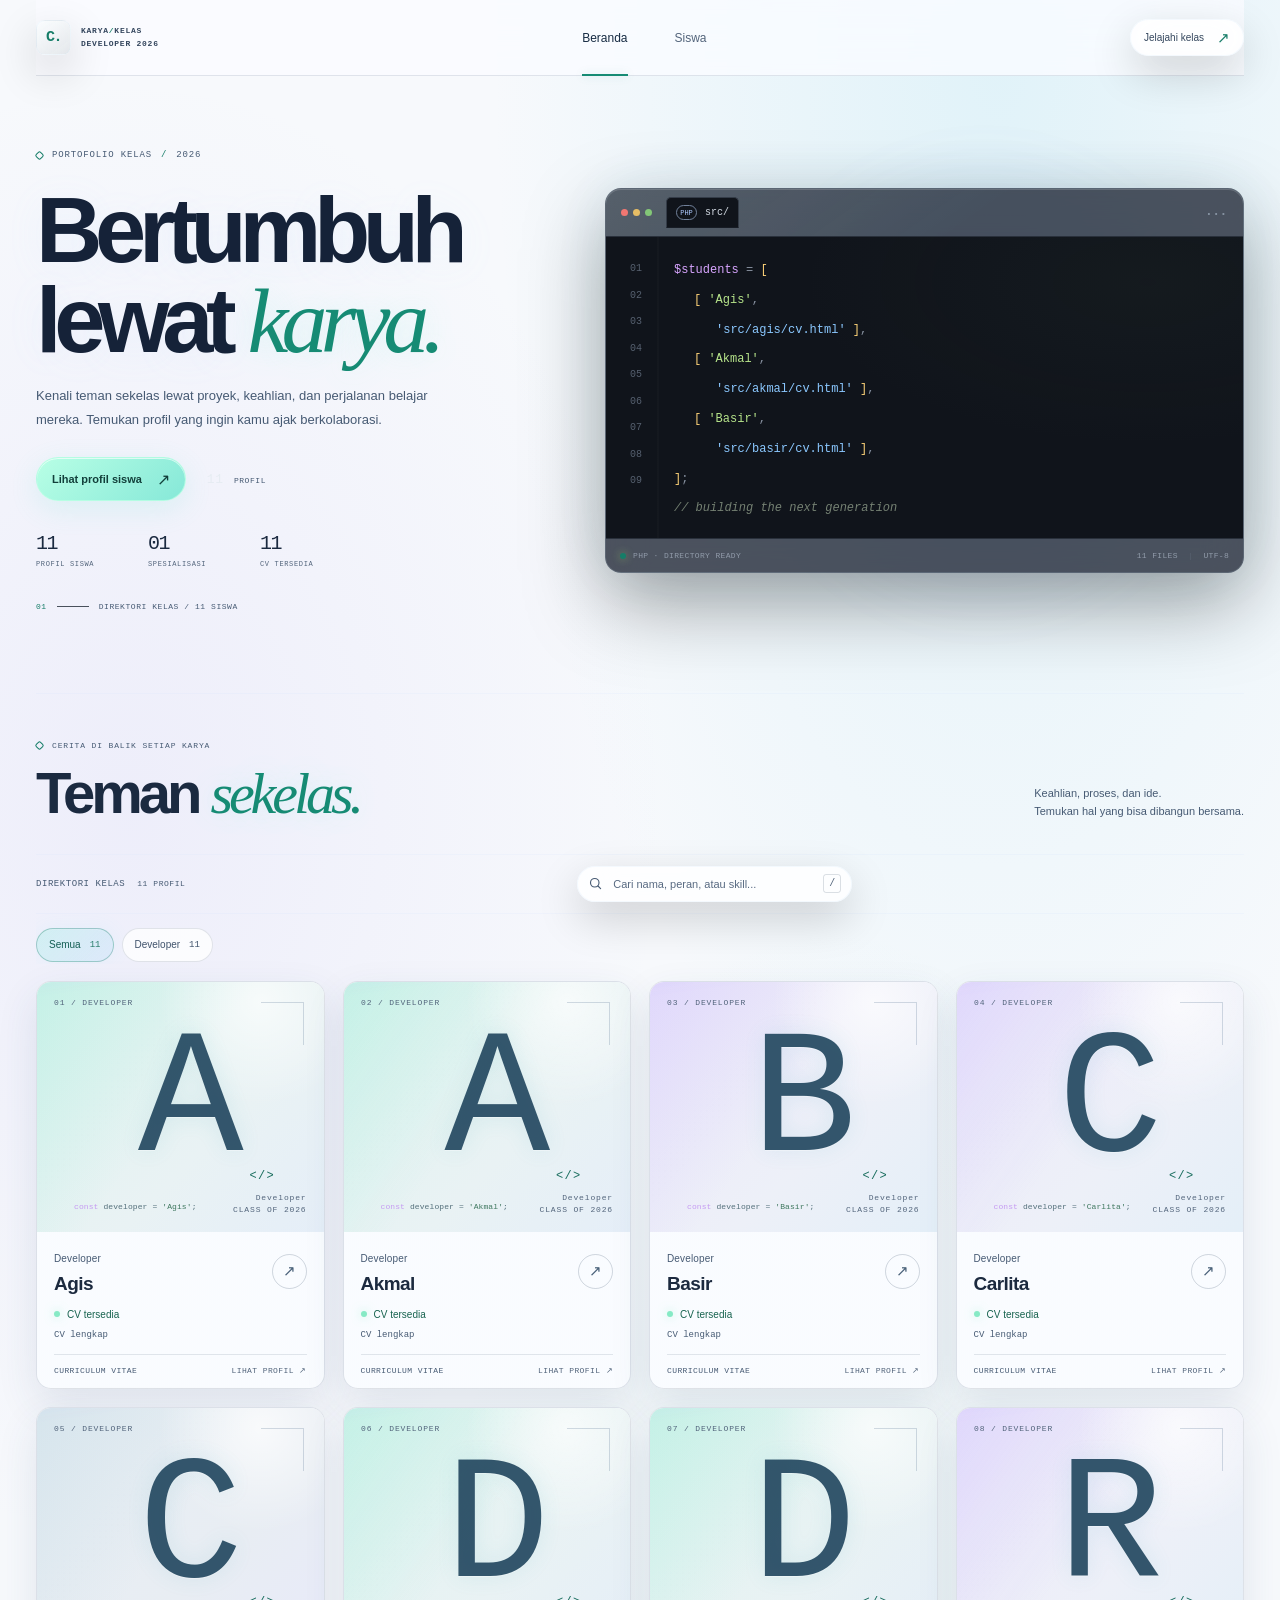
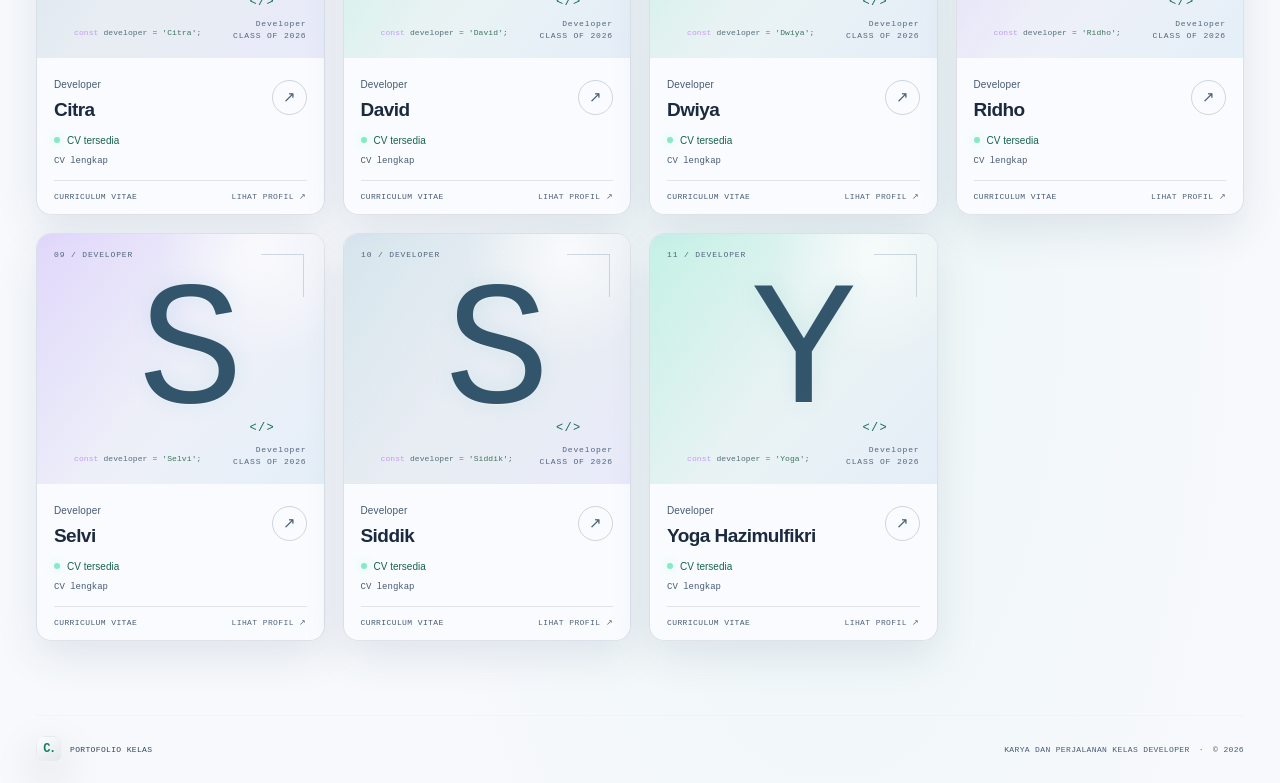
<file: index.html>
<!DOCTYPE html>
<html lang="id">
<head>
    <meta charset="UTF-8">
    <meta name="viewport" content="width=device-width, initial-scale=1.0">
    <meta name="description" content="Kenali siswa kelas developer lewat profil, keahlian, dan CV mereka.">
    <title>Direktori Kelas Developer 2026 | CV &amp; Portofolio Siswa</title>
    <link rel="stylesheet" href="style.css">
    <script src="script.js" defer></script>
</head>
<body>
    <div class="site-shell">
        <header class="site-header">
            <a class="brand" href="#top" aria-label="CV Dashboard, kembali ke atas">
                <span class="brand-symbol" aria-hidden="true">C.</span>
                <span class="brand-name">KARYA<span class="brand-accent">/</span>KELAS<br>DEVELOPER 2026</span>
            </a>

            <nav class="main-nav" aria-label="Navigasi utama">
                <a class="nav-link is-current" href="#top">Beranda</a>
                <a class="nav-link" href="#students">Siswa</a>
            </nav>

            <a class="header-cta" href="#students">Jelajahi kelas <span aria-hidden="true">↗</span></a>
        </header>

        <main id="top">
            <section class="hero" aria-labelledby="hero-title">
                <div class="hero-copy">
                    <p class="eyebrow"><span class="eyebrow-mark"></span> PORTOFOLIO KELAS <span class="eyebrow-divider">/</span> 2026</p>
                    <h1 id="hero-title">Bertumbuh<br>lewat <em>karya.</em></h1>
                    <p class="hero-description">Kenali teman sekelas lewat proyek, keahlian, dan perjalanan belajar mereka. Temukan profil yang ingin kamu ajak berkolaborasi.</p>
                    <div class="hero-actions">
                        <a class="button button-dark" href="#students">Lihat profil siswa <span aria-hidden="true">↗</span></a>
                        <span class="collection-note"><strong>11</strong> PROFIL</span>
                    </div>
                    <div class="hero-stats" aria-label="Ringkasan direktori kelas">
                        <div class="hero-stat"><strong>11</strong><span>PROFIL SISWA</span></div>
                        <div class="hero-stat"><strong>01</strong><span>SPESIALISASI</span></div>
                        <div class="hero-stat"><strong>11</strong><span>CV TERSEDIA</span></div>
                    </div>
                    <div class="hero-index"><span>01</span><span class="index-line"></span><span>DIREKTORI KELAS / 11 SISWA</span></div>
                </div>

                <div class="editor-window" aria-label="Contoh kode direktori siswa">
                    <div class="editor-topbar">
                        <span class="window-controls" aria-hidden="true"><i></i><i></i><i></i></span>
                        <span class="editor-tab"><span class="php-mark">PHP</span> src/</span>
                        <span class="editor-menu" aria-hidden="true">···</span>
                    </div>
                    <div class="editor-content">
                        <aside class="editor-gutter" aria-hidden="true">
                            <span>01</span><span>02</span><span>03</span><span>04</span><span>05</span><span>06</span><span>07</span><span>08</span><span>09</span>
                        </aside>
                        <div class="editor-code">
                            <div><span class="code-purple">$students</span> <span class="code-muted">=</span> <span class="code-yellow">[</span></div>
                                                            <div class="code-indent"><span class="code-yellow">[</span> <span class="code-green">'Agis'</span><span class="code-muted">,</span></div>
                                <div class="code-indent code-indent-two"><span class="code-blue">'src/agis/cv.html'</span> <span class="code-yellow">]</span><span class="code-muted">,</span></div>
                                                            <div class="code-indent"><span class="code-yellow">[</span> <span class="code-green">'Akmal'</span><span class="code-muted">,</span></div>
                                <div class="code-indent code-indent-two"><span class="code-blue">'src/akmal/cv.html'</span> <span class="code-yellow">]</span><span class="code-muted">,</span></div>
                                                            <div class="code-indent"><span class="code-yellow">[</span> <span class="code-green">'Basir'</span><span class="code-muted">,</span></div>
                                <div class="code-indent code-indent-two"><span class="code-blue">'src/basir/cv.html'</span> <span class="code-yellow">]</span><span class="code-muted">,</span></div>
                                                        <div><span class="code-yellow">]</span><span class="code-muted">;</span></div>
                            <div class="editor-comment">// building the next generation</div>
                        </div>
                    </div>
                    <div class="editor-status">
                        <span><i class="status-dot"></i> PHP · DIRECTORY READY</span>
                        <span>11 FILES <span class="status-separator">|</span> UTF-8</span>
                    </div>
                </div>
            </section>

            <section class="students-section" id="students" aria-labelledby="students-title">
                <div class="section-topline">
                    <div>
                        <p class="eyebrow section-eyebrow"><span class="eyebrow-mark"></span> CERITA DI BALIK SETIAP KARYA</p>
                        <h2 id="students-title">Teman <em>sekelas.</em></h2>
                    </div>
                    <p class="section-intro">Keahlian, proses, dan ide.<br>Temukan hal yang bisa dibangun bersama.</p>
                </div>

                <div class="collection-toolbar">
                    <div class="toolbar-title"><span>DIREKTORI KELAS</span><span class="toolbar-count">11 PROFIL</span></div>
                    <label class="search-box">
                        <span class="search-icon" aria-hidden="true">
                            <svg viewBox="0 0 24 24" focusable="false">
                                <circle cx="10.8" cy="10.8" r="6.8"></circle>
                                <path d="m16 16 4.2 4.2"></path>
                            </svg>
                        </span>
                        <span class="visually-hidden">Cari nama, peran, atau keahlian siswa</span>
                        <input id="student-search" type="search" placeholder="Cari nama, peran, atau skill..." autocomplete="off">
                        <kbd class="search-shortcut" aria-hidden="true">/</kbd>
                        <button class="clear-search" type="button" aria-label="Hapus pencarian" hidden>&times;</button>
                    </label>
                    <p class="search-count" aria-live="polite"></p>
                </div>

                <div class="category-filters" role="group" aria-label="Filter berdasarkan spesialisasi">
                    <button class="filter-chip is-active" type="button" data-category-filter="all" aria-pressed="true">Semua <span>11</span></button>
                                                                    <button class="filter-chip" type="button" data-category-filter="developer" aria-pressed="false">
                            Developer                            <span>11</span>
                        </button>
                                    </div>

                <div class="student-grid">
                                                                                            <article
                            class="student-card tone-emerald"
                            data-student-card
                            data-name="Agis Agis Developer developer "
                            data-category="developer"
                        >
                            <a class="student-card-link" href="src/agis/cv.html" aria-label="Lihat CV Agis">
                                <div class="portrait-panel">
                                    <span class="portrait-grain" aria-hidden="true"></span>
                                    <span class="portrait-number">01 / DEVELOPER</span>
                                    <span class="portrait-monogram" aria-hidden="true">A</span>
                                    <span class="portrait-code" aria-hidden="true"><i>const</i> developer = <b>'Agis'</b>;</span>
                                    <span class="portrait-caption">Developer<br>CLASS OF 2026</span>
                                    <span class="portrait-open" aria-hidden="true">↗</span>
                                </div>
                                <div class="student-card-info">
                                    <div>
                                        <span class="student-role">Developer</span>
                                        <h3>Agis</h3>
                                    </div>
                                    <span class="student-arrow" aria-hidden="true">↗</span>
                                </div>
                                <div class="student-card-details">
                                    <span class="student-status"><i aria-hidden="true"></i>CV tersedia</span>
                                    <span class="student-skills">CV lengkap</span>
                                </div>
                                <div class="student-card-footer">
                                    <span>CURRICULUM VITAE</span>
                                    <span>LIHAT PROFIL ↗</span>
                                </div>
                            </a>
                        </article>
                                                                                            <article
                            class="student-card tone-cyan"
                            data-student-card
                            data-name="Akmal Akmal Developer developer "
                            data-category="developer"
                        >
                            <a class="student-card-link" href="src/akmal/cv.html" aria-label="Lihat CV Akmal">
                                <div class="portrait-panel">
                                    <span class="portrait-grain" aria-hidden="true"></span>
                                    <span class="portrait-number">02 / DEVELOPER</span>
                                    <span class="portrait-monogram" aria-hidden="true">A</span>
                                    <span class="portrait-code" aria-hidden="true"><i>const</i> developer = <b>'Akmal'</b>;</span>
                                    <span class="portrait-caption">Developer<br>CLASS OF 2026</span>
                                    <span class="portrait-open" aria-hidden="true">↗</span>
                                </div>
                                <div class="student-card-info">
                                    <div>
                                        <span class="student-role">Developer</span>
                                        <h3>Akmal</h3>
                                    </div>
                                    <span class="student-arrow" aria-hidden="true">↗</span>
                                </div>
                                <div class="student-card-details">
                                    <span class="student-status"><i aria-hidden="true"></i>CV tersedia</span>
                                    <span class="student-skills">CV lengkap</span>
                                </div>
                                <div class="student-card-footer">
                                    <span>CURRICULUM VITAE</span>
                                    <span>LIHAT PROFIL ↗</span>
                                </div>
                            </a>
                        </article>
                                                                                            <article
                            class="student-card tone-rose"
                            data-student-card
                            data-name="Basir Basir Developer developer "
                            data-category="developer"
                        >
                            <a class="student-card-link" href="src/basir/cv.html" aria-label="Lihat CV Basir">
                                <div class="portrait-panel">
                                    <span class="portrait-grain" aria-hidden="true"></span>
                                    <span class="portrait-number">03 / DEVELOPER</span>
                                    <span class="portrait-monogram" aria-hidden="true">B</span>
                                    <span class="portrait-code" aria-hidden="true"><i>const</i> developer = <b>'Basir'</b>;</span>
                                    <span class="portrait-caption">Developer<br>CLASS OF 2026</span>
                                    <span class="portrait-open" aria-hidden="true">↗</span>
                                </div>
                                <div class="student-card-info">
                                    <div>
                                        <span class="student-role">Developer</span>
                                        <h3>Basir</h3>
                                    </div>
                                    <span class="student-arrow" aria-hidden="true">↗</span>
                                </div>
                                <div class="student-card-details">
                                    <span class="student-status"><i aria-hidden="true"></i>CV tersedia</span>
                                    <span class="student-skills">CV lengkap</span>
                                </div>
                                <div class="student-card-footer">
                                    <span>CURRICULUM VITAE</span>
                                    <span>LIHAT PROFIL ↗</span>
                                </div>
                            </a>
                        </article>
                                                                                            <article
                            class="student-card tone-indigo"
                            data-student-card
                            data-name="Carlita Carlita Developer developer "
                            data-category="developer"
                        >
                            <a class="student-card-link" href="src/carlita/cv.html" aria-label="Lihat CV Carlita">
                                <div class="portrait-panel">
                                    <span class="portrait-grain" aria-hidden="true"></span>
                                    <span class="portrait-number">04 / DEVELOPER</span>
                                    <span class="portrait-monogram" aria-hidden="true">C</span>
                                    <span class="portrait-code" aria-hidden="true"><i>const</i> developer = <b>'Carlita'</b>;</span>
                                    <span class="portrait-caption">Developer<br>CLASS OF 2026</span>
                                    <span class="portrait-open" aria-hidden="true">↗</span>
                                </div>
                                <div class="student-card-info">
                                    <div>
                                        <span class="student-role">Developer</span>
                                        <h3>Carlita</h3>
                                    </div>
                                    <span class="student-arrow" aria-hidden="true">↗</span>
                                </div>
                                <div class="student-card-details">
                                    <span class="student-status"><i aria-hidden="true"></i>CV tersedia</span>
                                    <span class="student-skills">CV lengkap</span>
                                </div>
                                <div class="student-card-footer">
                                    <span>CURRICULUM VITAE</span>
                                    <span>LIHAT PROFIL ↗</span>
                                </div>
                            </a>
                        </article>
                                                                                            <article
                            class="student-card tone-silver"
                            data-student-card
                            data-name="Citra Citra Developer developer "
                            data-category="developer"
                        >
                            <a class="student-card-link" href="src/citra/cv.html" aria-label="Lihat CV Citra">
                                <div class="portrait-panel">
                                    <span class="portrait-grain" aria-hidden="true"></span>
                                    <span class="portrait-number">05 / DEVELOPER</span>
                                    <span class="portrait-monogram" aria-hidden="true">C</span>
                                    <span class="portrait-code" aria-hidden="true"><i>const</i> developer = <b>'Citra'</b>;</span>
                                    <span class="portrait-caption">Developer<br>CLASS OF 2026</span>
                                    <span class="portrait-open" aria-hidden="true">↗</span>
                                </div>
                                <div class="student-card-info">
                                    <div>
                                        <span class="student-role">Developer</span>
                                        <h3>Citra</h3>
                                    </div>
                                    <span class="student-arrow" aria-hidden="true">↗</span>
                                </div>
                                <div class="student-card-details">
                                    <span class="student-status"><i aria-hidden="true"></i>CV tersedia</span>
                                    <span class="student-skills">CV lengkap</span>
                                </div>
                                <div class="student-card-footer">
                                    <span>CURRICULUM VITAE</span>
                                    <span>LIHAT PROFIL ↗</span>
                                </div>
                            </a>
                        </article>
                                                                                            <article
                            class="student-card tone-emerald"
                            data-student-card
                            data-name="David David Developer developer "
                            data-category="developer"
                        >
                            <a class="student-card-link" href="src/david/cv.html" aria-label="Lihat CV David">
                                <div class="portrait-panel">
                                    <span class="portrait-grain" aria-hidden="true"></span>
                                    <span class="portrait-number">06 / DEVELOPER</span>
                                    <span class="portrait-monogram" aria-hidden="true">D</span>
                                    <span class="portrait-code" aria-hidden="true"><i>const</i> developer = <b>'David'</b>;</span>
                                    <span class="portrait-caption">Developer<br>CLASS OF 2026</span>
                                    <span class="portrait-open" aria-hidden="true">↗</span>
                                </div>
                                <div class="student-card-info">
                                    <div>
                                        <span class="student-role">Developer</span>
                                        <h3>David</h3>
                                    </div>
                                    <span class="student-arrow" aria-hidden="true">↗</span>
                                </div>
                                <div class="student-card-details">
                                    <span class="student-status"><i aria-hidden="true"></i>CV tersedia</span>
                                    <span class="student-skills">CV lengkap</span>
                                </div>
                                <div class="student-card-footer">
                                    <span>CURRICULUM VITAE</span>
                                    <span>LIHAT PROFIL ↗</span>
                                </div>
                            </a>
                        </article>
                                                                                            <article
                            class="student-card tone-cyan"
                            data-student-card
                            data-name="Dwiya Dwiya Developer developer "
                            data-category="developer"
                        >
                            <a class="student-card-link" href="src/dwiya/cv.html" aria-label="Lihat CV Dwiya">
                                <div class="portrait-panel">
                                    <span class="portrait-grain" aria-hidden="true"></span>
                                    <span class="portrait-number">07 / DEVELOPER</span>
                                    <span class="portrait-monogram" aria-hidden="true">D</span>
                                    <span class="portrait-code" aria-hidden="true"><i>const</i> developer = <b>'Dwiya'</b>;</span>
                                    <span class="portrait-caption">Developer<br>CLASS OF 2026</span>
                                    <span class="portrait-open" aria-hidden="true">↗</span>
                                </div>
                                <div class="student-card-info">
                                    <div>
                                        <span class="student-role">Developer</span>
                                        <h3>Dwiya</h3>
                                    </div>
                                    <span class="student-arrow" aria-hidden="true">↗</span>
                                </div>
                                <div class="student-card-details">
                                    <span class="student-status"><i aria-hidden="true"></i>CV tersedia</span>
                                    <span class="student-skills">CV lengkap</span>
                                </div>
                                <div class="student-card-footer">
                                    <span>CURRICULUM VITAE</span>
                                    <span>LIHAT PROFIL ↗</span>
                                </div>
                            </a>
                        </article>
                                                                                            <article
                            class="student-card tone-rose"
                            data-student-card
                            data-name="Ridho Ridho Developer developer "
                            data-category="developer"
                        >
                            <a class="student-card-link" href="src/ridho/cv.html" aria-label="Lihat CV Ridho">
                                <div class="portrait-panel">
                                    <span class="portrait-grain" aria-hidden="true"></span>
                                    <span class="portrait-number">08 / DEVELOPER</span>
                                    <span class="portrait-monogram" aria-hidden="true">R</span>
                                    <span class="portrait-code" aria-hidden="true"><i>const</i> developer = <b>'Ridho'</b>;</span>
                                    <span class="portrait-caption">Developer<br>CLASS OF 2026</span>
                                    <span class="portrait-open" aria-hidden="true">↗</span>
                                </div>
                                <div class="student-card-info">
                                    <div>
                                        <span class="student-role">Developer</span>
                                        <h3>Ridho</h3>
                                    </div>
                                    <span class="student-arrow" aria-hidden="true">↗</span>
                                </div>
                                <div class="student-card-details">
                                    <span class="student-status"><i aria-hidden="true"></i>CV tersedia</span>
                                    <span class="student-skills">CV lengkap</span>
                                </div>
                                <div class="student-card-footer">
                                    <span>CURRICULUM VITAE</span>
                                    <span>LIHAT PROFIL ↗</span>
                                </div>
                            </a>
                        </article>
                                                                                            <article
                            class="student-card tone-indigo"
                            data-student-card
                            data-name="Selvi Selvi Developer developer "
                            data-category="developer"
                        >
                            <a class="student-card-link" href="src/selvi/cv.html" aria-label="Lihat CV Selvi">
                                <div class="portrait-panel">
                                    <span class="portrait-grain" aria-hidden="true"></span>
                                    <span class="portrait-number">09 / DEVELOPER</span>
                                    <span class="portrait-monogram" aria-hidden="true">S</span>
                                    <span class="portrait-code" aria-hidden="true"><i>const</i> developer = <b>'Selvi'</b>;</span>
                                    <span class="portrait-caption">Developer<br>CLASS OF 2026</span>
                                    <span class="portrait-open" aria-hidden="true">↗</span>
                                </div>
                                <div class="student-card-info">
                                    <div>
                                        <span class="student-role">Developer</span>
                                        <h3>Selvi</h3>
                                    </div>
                                    <span class="student-arrow" aria-hidden="true">↗</span>
                                </div>
                                <div class="student-card-details">
                                    <span class="student-status"><i aria-hidden="true"></i>CV tersedia</span>
                                    <span class="student-skills">CV lengkap</span>
                                </div>
                                <div class="student-card-footer">
                                    <span>CURRICULUM VITAE</span>
                                    <span>LIHAT PROFIL ↗</span>
                                </div>
                            </a>
                        </article>
                                                                                            <article
                            class="student-card tone-silver"
                            data-student-card
                            data-name="Siddik Siddik Developer developer "
                            data-category="developer"
                        >
                            <a class="student-card-link" href="src/siddik/cv.html" aria-label="Lihat CV Siddik">
                                <div class="portrait-panel">
                                    <span class="portrait-grain" aria-hidden="true"></span>
                                    <span class="portrait-number">10 / DEVELOPER</span>
                                    <span class="portrait-monogram" aria-hidden="true">S</span>
                                    <span class="portrait-code" aria-hidden="true"><i>const</i> developer = <b>'Siddik'</b>;</span>
                                    <span class="portrait-caption">Developer<br>CLASS OF 2026</span>
                                    <span class="portrait-open" aria-hidden="true">↗</span>
                                </div>
                                <div class="student-card-info">
                                    <div>
                                        <span class="student-role">Developer</span>
                                        <h3>Siddik</h3>
                                    </div>
                                    <span class="student-arrow" aria-hidden="true">↗</span>
                                </div>
                                <div class="student-card-details">
                                    <span class="student-status"><i aria-hidden="true"></i>CV tersedia</span>
                                    <span class="student-skills">CV lengkap</span>
                                </div>
                                <div class="student-card-footer">
                                    <span>CURRICULUM VITAE</span>
                                    <span>LIHAT PROFIL ↗</span>
                                </div>
                            </a>
                        </article>
                                                                                            <article
                            class="student-card tone-emerald"
                            data-student-card
                            data-name="Yoga Hazimulfikri Yoga Developer developer "
                            data-category="developer"
                        >
                            <a class="student-card-link" href="src/yoga/index.html" aria-label="Lihat CV Yoga Hazimulfikri">
                                <div class="portrait-panel">
                                    <span class="portrait-grain" aria-hidden="true"></span>
                                    <span class="portrait-number">11 / DEVELOPER</span>
                                    <span class="portrait-monogram" aria-hidden="true">Y</span>
                                    <span class="portrait-code" aria-hidden="true"><i>const</i> developer = <b>'Yoga'</b>;</span>
                                    <span class="portrait-caption">Developer<br>CLASS OF 2026</span>
                                    <span class="portrait-open" aria-hidden="true">↗</span>
                                </div>
                                <div class="student-card-info">
                                    <div>
                                        <span class="student-role">Developer</span>
                                        <h3>Yoga Hazimulfikri</h3>
                                    </div>
                                    <span class="student-arrow" aria-hidden="true">↗</span>
                                </div>
                                <div class="student-card-details">
                                    <span class="student-status"><i aria-hidden="true"></i>CV tersedia</span>
                                    <span class="student-skills">CV lengkap</span>
                                </div>
                                <div class="student-card-footer">
                                    <span>CURRICULUM VITAE</span>
                                    <span>LIHAT PROFIL ↗</span>
                                </div>
                            </a>
                        </article>
                                    </div>

                <p class="no-results" hidden>Tidak ada nama yang cocok. Coba kata kunci lain.</p>
            </section>
        </main>

        <footer class="site-footer">
            <a class="footer-brand" href="#top"><span class="brand-symbol" aria-hidden="true">C.</span> PORTOFOLIO KELAS</a>
            <span>KARYA DAN PERJALANAN KELAS DEVELOPER <span class="footer-dot">·</span> &copy; 2026</span>
        </footer>
    </div>
</body>
</html>
</file>
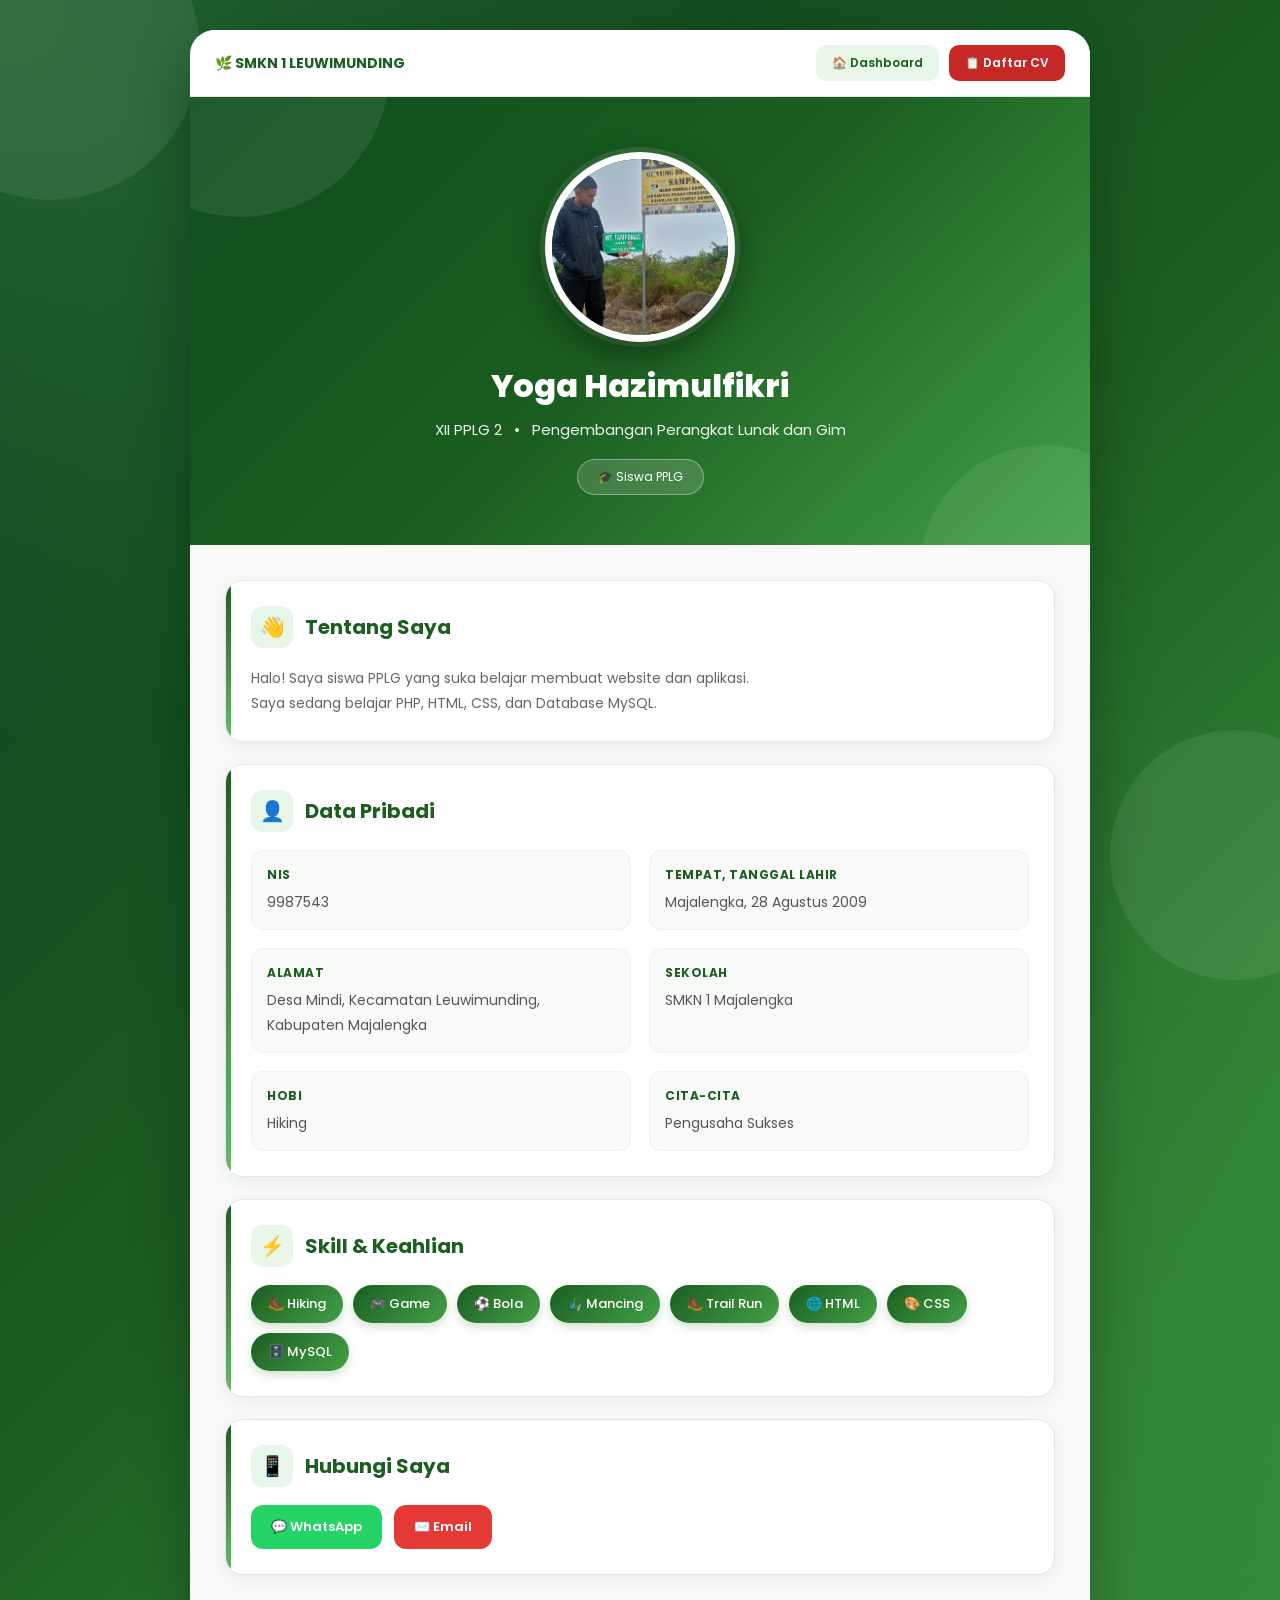
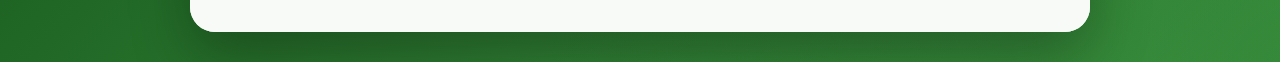
<file: src/yoga/index.html>
<!DOCTYPE html>

<html lang="id">

<head>

    <meta charset="UTF-8">

    <meta name="viewport" content="width=device-width, initial-scale=1.0">

    <title>
        CV - Yoga Hazimulfikri    </title>


    <!-- GOOGLE FONT -->

    <link
        href="https://fonts.googleapis.com/css2?family=Poppins:wght@300;400;500;600;700;800&display=swap"
        rel="stylesheet"
    >


    <style>

        /* =========================================
           RESET
        ========================================= */

        * {
            margin: 0;
            padding: 0;
            box-sizing: border-box;
        }


        /* =========================================
           BODY
        ========================================= */

        body {

            font-family: 'Poppins', sans-serif;

            min-height: 100vh;

            padding: 30px 15px;

            color: #333;

            background:
                radial-gradient(
                    circle at top left,
                    rgba(76,175,80,0.35),
                    transparent 35%
                ),

                radial-gradient(
                    circle at bottom right,
                    rgba(27,94,32,0.35),
                    transparent 35%
                ),

                linear-gradient(
                    135deg,
                    #0b3d20,
                    #1b5e20,
                    #43a047
                );

        }


        /* =========================================
           BACKGROUND CIRCLE
        ========================================= */

        .circle {

            position: fixed;

            border-radius: 50%;

            background: rgba(255,255,255,0.08);

            z-index: -1;

            pointer-events: none;

        }


        .circle.one {

            width: 300px;
            height: 300px;

            top: -100px;
            left: -100px;

        }


        .circle.two {

            width: 250px;
            height: 250px;

            right: -80px;
            bottom: -80px;

        }


        .circle.three {

            width: 120px;
            height: 120px;

            right: 15%;
            top: 10%;

        }


        /* =========================================
           CONTAINER
        ========================================= */

        .container {

            width: 100%;

            max-width: 900px;

            margin: auto;

            background: rgba(255,255,255,0.96);

            border-radius: 25px;

            overflow: hidden;

            box-shadow:
                0 25px 60px rgba(0,0,0,0.30);

            animation: muncul 0.8s ease;

        }


        /* =========================================
           ANIMATION
        ========================================= */

        @keyframes muncul {

            from {

                opacity: 0;

                transform:
                    translateY(30px);

            }

            to {

                opacity: 1;

                transform:
                    translateY(0);

            }

        }


        /* =========================================
           NAVBAR
        ========================================= */

        .navbar {

            display: flex;

            justify-content: space-between;

            align-items: center;

            padding: 15px 25px;

            background: white;

            border-bottom:
                1px solid #e5e5e5;

        }


        .nav-title {

            color: #1b5e20;

            font-size: 14px;

            font-weight: 700;

        }


        .nav-buttons {

            display: flex;

            gap: 10px;

        }


        .nav-btn {

            display: inline-block;

            padding: 9px 16px;

            border-radius: 10px;

            text-decoration: none;

            font-size: 12px;

            font-weight: 600;

            transition: 0.3s;

        }


        /* DASHBOARD */

        .btn-dashboard {

            color: #1b5e20;

            background: #e8f5e9;

        }


        .btn-dashboard:hover {

            background: #c8e6c9;

            transform:
                translateY(-2px);

        }


        /* LOGOUT */

        .btn-logout {

            color: white;

            background: #c62828;

        }


        .btn-logout:hover {

            background: #b71c1c;

            transform:
                translateY(-2px);

        }


        /* =========================================
           HEADER
        ========================================= */

        .header {

            position: relative;

            padding:
                55px 30px 50px;

            text-align: center;

            color: white;

            background:
                linear-gradient(
                    135deg,
                    #0d4d1c,
                    #1b5e20,
                    #43a047
                );

            overflow: hidden;

        }


        /* DEKORASI HEADER */

        .header::before {

            content: "";

            position: absolute;

            width: 300px;

            height: 300px;

            border-radius: 50%;

            background:
                rgba(255,255,255,0.08);

            top: -180px;

            left: -100px;

        }


        .header::after {

            content: "";

            position: absolute;

            width: 250px;

            height: 250px;

            border-radius: 50%;

            background:
                rgba(255,255,255,0.07);

            right: -80px;

            bottom: -150px;

        }


        /* =========================================
           FOTO PROFIL
        ========================================= */

        .profile-photo {

            position: relative;

            z-index: 2;

            display: block;

            width: 190px;

            height: 190px;

            margin:
                0 auto 20px auto;

            object-fit: cover;

            /* MEMBUAT FOTO BULAT */

            border-radius: 50%;

            /* BORDER PUTIH */

            border:
                7px solid white;

            /* BAYANGAN */

            box-shadow:
                0 12px 35px rgba(0,0,0,0.40),
                0 0 0 5px rgba(255,255,255,0.12);

            transition:
                0.4s ease;

        }


        /* EFEK HOVER FOTO */

        .profile-photo:hover {

            transform:
                scale(1.06);

            box-shadow:
                0 18px 45px rgba(0,0,0,0.45),
                0 0 0 6px rgba(255,255,255,0.18);

        }


        /* =========================================
           NAMA
        ========================================= */

        .header h1 {

            position: relative;

            z-index: 2;

            font-size: 32px;

            font-weight: 800;

            margin-bottom: 8px;

        }


        .header p {

            position: relative;

            z-index: 2;

            font-size: 15px;

            opacity: 0.92;

        }


        /* =========================================
           BADGE
        ========================================= */

        .badge {

            position: relative;

            z-index: 2;

            display: inline-block;

            margin-top: 18px;

            padding:
                8px 20px;

            border-radius: 30px;

            background:
                rgba(255,255,255,0.15);

            border:
                1px solid rgba(255,255,255,0.35);

            font-size: 12px;

            backdrop-filter:
                blur(10px);

        }


        /* =========================================
           CONTENT
        ========================================= */

        .content {

            padding: 35px;

            background:
                #f8faf8;

        }


        /* =========================================
           CARD
        ========================================= */

        .card {

            background:
                white;

            border-radius:
                18px;

            padding:
                25px;

            margin-bottom:
                22px;

            border:
                1px solid #e5e5e5;

            box-shadow:
                0 5px 18px rgba(0,0,0,0.06);

            transition:
                0.3s;

            position:
                relative;

            overflow:
                hidden;

        }


        .card:hover {

            transform:
                translateY(-4px);

            box-shadow:
                0 12px 25px rgba(0,0,0,0.10);

        }


        /* GARIS HIJAU */

        .card::before {

            content: "";

            position: absolute;

            left: 0;

            top: 0;

            width: 5px;

            height: 100%;

            background:
                linear-gradient(
                    #1b5e20,
                    #66bb6a
                );

        }


        /* =========================================
           JUDUL CARD
        ========================================= */

        .card-title {

            display: flex;

            align-items: center;

            gap: 12px;

            margin-bottom: 18px;

        }


        .icon {

            width: 42px;

            height: 42px;

            display: flex;

            align-items: center;

            justify-content: center;

            border-radius: 12px;

            background:
                #e8f5e9;

            font-size: 20px;

        }


        .card h2 {

            color:
                #1b5e20;

            font-size:
                20px;

        }


        /* =========================================
           TENTANG SAYA
        ========================================= */

        .about-text {

            color:
                #666;

            line-height:
                1.8;

            font-size:
                14px;

        }


        /* =========================================
           DATA PRIBADI
        ========================================= */

        .info-grid {

            display:
                grid;

            grid-template-columns:
                1fr 1fr;

            gap:
                18px;

        }


        .info-item {

            padding:
                15px;

            background:
                #f8faf8;

            border-radius:
                12px;

            border:
                1px solid #edf2ed;

            transition:
                0.3s;

        }


        .info-item:hover {

            background:
                #eaf6eb;

            transform:
                translateX(3px);

        }


        .info-item b {

            display:
                block;

            color:
                #1b5e20;

            font-size:
                12px;

            margin-bottom:
                5px;

            text-transform:
                uppercase;

            letter-spacing:
                0.5px;

        }


        .info-item span {

            color:
                #555;

            font-size:
                14px;

            line-height:
                1.5;

            word-break:
                break-word;

        }


        /* =========================================
           SKILL
        ========================================= */

        .skill-list {

            display:
                flex;

            flex-wrap:
                wrap;

            gap:
                10px;

        }


        .skill {

            padding:
                9px 17px;

            border-radius:
                30px;

            background:
                linear-gradient(
                    135deg,
                    #1b5e20,
                    #43a047
                );

            color:
                white;

            font-size:
                13px;

            font-weight:
                500;

            box-shadow:
                0 4px 10px rgba(27,94,32,0.2);

            transition:
                0.3s;

        }


        .skill:hover {

            transform:
                translateY(-3px);

            box-shadow:
                0 7px 15px rgba(27,94,32,0.3);

        }


        /* =========================================
           KONTAK
        ========================================= */

        .contact-buttons {

            display:
                flex;

            flex-wrap:
                wrap;

            gap:
                12px;

        }


        .contact-btn {

            display:
                inline-flex;

            align-items:
                center;

            gap:
                8px;

            padding:
                12px 20px;

            color:
                white;

            text-decoration:
                none;

            border-radius:
                12px;

            font-size:
                13px;

            font-weight:
                600;

            transition:
                0.3s;

        }


        .contact-btn.whatsapp {

            background:
                #25D366;

        }


        .contact-btn.email {

            background:
                #e53935;

        }


        .contact-btn:hover {

            transform:
                translateY(-3px);

            box-shadow:
                0 7px 15px rgba(0,0,0,0.2);

        }


        /* =========================================
           FOOTER
        ========================================= */

        .footer {

            padding:
                20px;

            text-align:
                center;

            background:
                #f5f8f5;

            color:
                #777;

            font-size:
                12px;

            border-top:
                1px solid #e5e5e5;

        }


        .footer strong {

            color:
                #1b5e20;

        }


        /* =========================================
           RESPONSIVE HP
        ========================================= */

        @media(max-width: 650px) {


            body {

                padding:
                    15px 10px;

            }


            /* NAVBAR */

            .navbar {

                flex-direction:
                    column;

                gap:
                    12px;

            }


            .nav-buttons {

                width:
                    100%;

                justify-content:
                    center;

            }


            /* HEADER */

            .header {

                padding:
                    40px 20px;

            }


            /* FOTO HP */

            .profile-photo {

                width:
                    155px;

                height:
                    155px;

                border-width:
                    6px;

            }


            .header h1 {

                font-size:
                    25px;

            }


            .header p {

                font-size:
                    13px;

            }


            /* CONTENT */

            .content {

                padding:
                    20px;

            }


            /* DATA */

            .info-grid {

                grid-template-columns:
                    1fr;

            }


            /* KONTAK */

            .contact-buttons {

                flex-direction:
                    column;

            }


            .contact-btn {

                justify-content:
                    center;

            }

        }

    </style>

</head>


<body>


    <!-- =========================================
         BACKGROUND DEKORASI
    ========================================= -->

    <div class="circle one"></div>

    <div class="circle two"></div>

    <div class="circle three"></div>



    <!-- =========================================
         CONTAINER
    ========================================= -->

    <div class="container">


        <!-- =====================================
             NAVBAR
        ===================================== -->

        <div class="navbar">


            <div class="nav-title">

                🌿 SMKN 1 LEUWIMUNDING

            </div>



            <div class="nav-buttons">


                <!-- DASHBOARD -->

                <a
                    href="../../dashboard.html#students"
                    class="nav-btn btn-dashboard"
                >

                    🏠 Dashboard

                </a>



                <!-- LOGOUT -->

                <a
                    href="../../index.html"
                    class="nav-btn btn-logout"
                >

                    📋 Daftar CV

                </a>


            </div>


        </div>



        <!-- =====================================
             HEADER PROFIL
        ===================================== -->

        <div class="header">


            <!-- FOTO JPG -->

            <img
                src="foto.jpg"
                alt="Foto Yoga Hazimulfikri"
                class="profile-photo "
            >



            <!-- NAMA -->

            <h1>

                Yoga Hazimulfikri
            </h1>



            <!-- KELAS + JURUSAN -->

            <p>

                XII PPLG 2
                &nbsp; • &nbsp;

                Pengembangan Perangkat Lunak dan Gim
            </p>



            <!-- BADGE -->

            <div class="badge">

                🎓 Siswa PPLG

            </div>


        </div>



        <!-- =====================================
             ISI CV
        ===================================== -->

        <div class="content">


            <!-- =================================
                 TENTANG SAYA
            ================================= -->

            <div class="card">


                <div class="card-title">


                    <div class="icon">

                        👋

                    </div>


                    <h2>

                        Tentang Saya

                    </h2>


                </div>



                <p class="about-text">

                    Halo! Saya siswa PPLG yang suka belajar membuat website dan aplikasi.<br />
Saya sedang belajar PHP, HTML, CSS, dan Database MySQL.
                </p>


            </div>



            <!-- =================================
                 DATA PRIBADI
            ================================= -->

            <div class="card">


                <div class="card-title">


                    <div class="icon">

                        👤

                    </div>


                    <h2>

                        Data Pribadi

                    </h2>


                </div>



                <div class="info-grid">


                    <!-- NIS -->

                    <div class="info-item">

                        <b>
                            NIS
                        </b>

                        <span>

                            9987543
                        </span>

                    </div>



                    <!-- TEMPAT TANGGAL LAHIR -->

                    <div class="info-item">

                        <b>
                            Tempat, Tanggal Lahir
                        </b>

                        <span>

                            Majalengka,
                            28 Agustus 2009
                        </span>

                    </div>



                    <!-- ALAMAT -->

                    <div class="info-item">

                        <b>
                            Alamat
                        </b>

                        <span>

                            Desa Mindi, Kecamatan Leuwimunding, Kabupaten Majalengka
                        </span>

                    </div>



                    <!-- SEKOLAH -->

                    <div class="info-item">

                        <b>
                            Sekolah
                        </b>

                        <span>

                            SMKN 1 Majalengka
                        </span>

                    </div>



                    <!-- HOBI -->

                    <div class="info-item">

                        <b>
                            Hobi
                        </b>

                        <span>

                            Hiking
                        </span>

                    </div>



                    <!-- CITA-CITA -->

                    <div class="info-item">

                        <b>
                            Cita-cita
                        </b>

                        <span>

                            Pengusaha Sukses
                        </span>

                    </div>


                </div>


            </div>



            <!-- =================================
                 SKILL
            ================================= -->

            <div class="card">


                <div class="card-title">


                    <div class="icon">

                        ⚡

                    </div>


                    <h2>

                        Skill & Keahlian

                    </h2>


                </div>



                <div class="skill-list">


                    <span class="skill">
                        🥾 Hiking
                    </span>


                    <span class="skill">
                        🎮 Game
                    </span>


                    <span class="skill">
                        ⚽ Bola
                    </span>


                    <span class="skill">
                        🎣 Mancing
                    </span>


                    <span class="skill">
                        🥾 Trail Run
                    </span>


                    <span class="skill">
                        🌐 HTML
                    </span>


                    <span class="skill">
                        🎨 CSS
                    </span>


                    <span class="skill">
                        🗄️ MySQL
                    </span>


                </div>


            </div>



            <!-- =================================
                 KONTAK
            ================================= -->

            <div class="card">


                <div class="card-title">


                    <div class="icon">

                        📱

                    </div>


                    <h2>

                        Hubungi Saya

                    </h2>


                </div>



                <div class="contact-buttons">


                    <!-- WHATSAPP -->

                    <a
                        href="https://wa.me/62812-3456-7890"
                        target="_blank"
                        class="contact-btn whatsapp"
                    >

                        💬 WhatsApp

                    </a>



                    <!-- EMAIL -->

                    <a
                        href="mailto:NaonWelahTosAgeng@email.com"
                        class="contact-btn email"
                    >

                        ✉️ Email

                    </a>


                </div>


            </div>


        </div>



        <!-- =====================================
             FOOTER
        ===================================== -->

        


    </div>


</body>

</html>
</file>
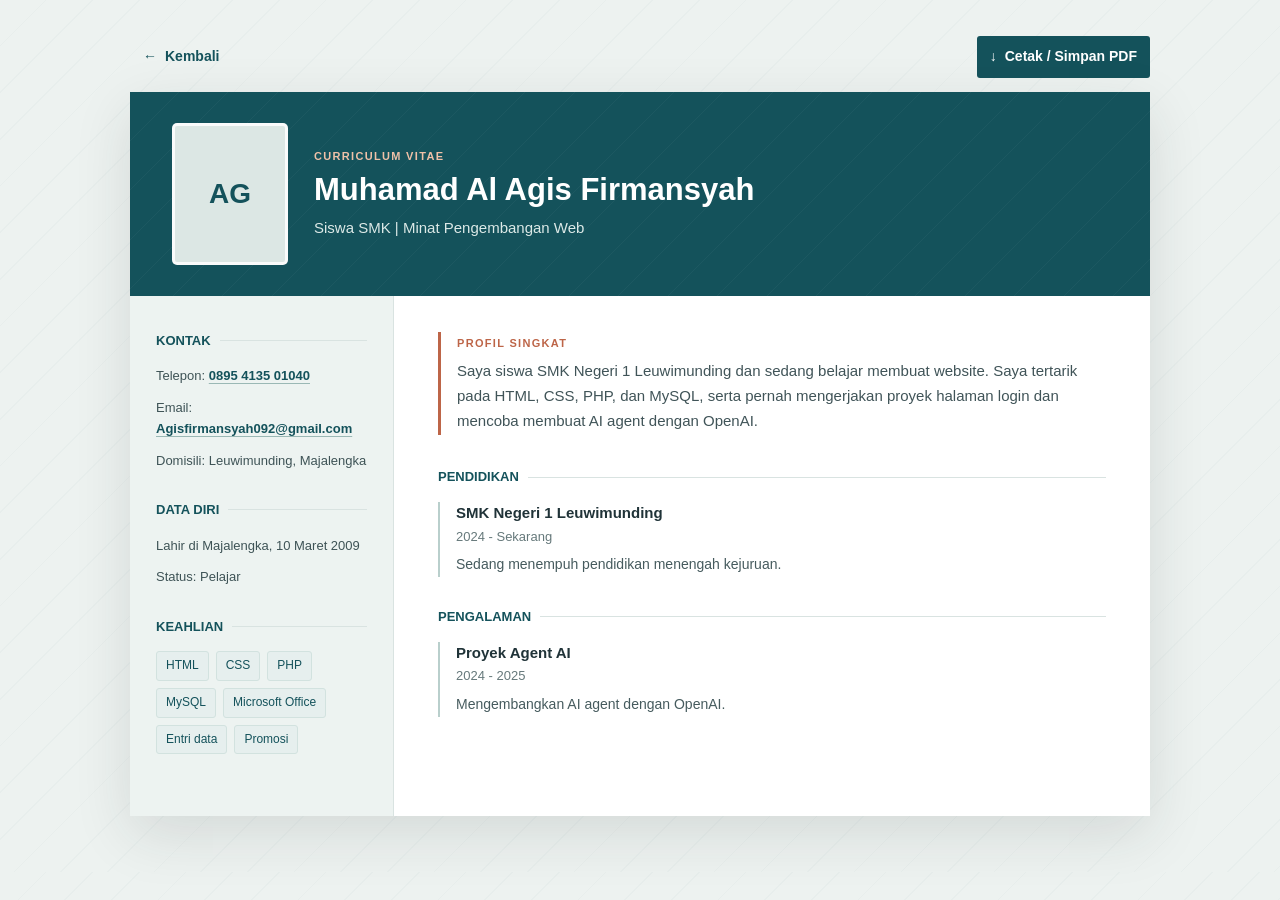
<file: src/agis/cv.html>
<!DOCTYPE html>
<html lang="id">
<head>
	<meta charset="UTF-8">
	<meta name="viewport" content="width=device-width, initial-scale=1.0">
		<meta name="theme-color" content="#14525b">
	<title>Curriculum Vitae | Muhamad Al Agis Firmansyah</title>
	<style>
		:root {
			color-scheme: light;
			--ink: #203338;
			--muted: #66797b;
			--teal: #14525b;
			--teal-soft: #e6efee;
			--accent: #bd6548;
			--paper: #ffffff;
			--line: #d9e3e1;
			--side: #edf3f1;
		}

		* {
			box-sizing: border-box;
			margin: 0;
			padding: 0;
		}

		body {
			background-color: #edf2f0;
			background-image: repeating-linear-gradient(135deg, transparent 0 32px, rgba(20, 82, 91, 0.025) 32px 33px);
			color: var(--ink);
			font-family: "Aptos", "Segoe UI", sans-serif;
			line-height: 1.65;
			padding: 36px 20px 56px;
		}

		.actions {
			align-items: center;
			display: flex;
			justify-content: space-between;
			margin: 0 auto 14px;
			max-width: 1020px;
		}

		.actions a,
		.actions button {
			align-items: center;
			background: transparent;
			border: 1px solid transparent;
			border-radius: 3px;
			color: var(--teal);
			cursor: pointer;
			display: inline-flex;
			font: inherit;
			font-size: 14px;
			font-weight: 700;
			gap: 8px;
			min-height: 42px;
			padding: 8px 12px;
			text-decoration: none;
			transition: background-color 160ms ease, border-color 160ms ease;
		}

		.actions button {
			background: var(--teal);
			color: white;
		}

		.actions a:hover,
		.actions a:focus-visible {
			background: white;
			border-color: var(--line);
		}

		.actions button:hover,
		.actions button:focus-visible {
			background: #0c4149;
		}

		.actions :focus-visible,
		.contact a:focus-visible {
			outline: 3px solid var(--accent);
			outline-offset: 3px;
		}

		.cv {
			animation: arrive 420ms ease-out both;
			background: var(--paper);
			box-shadow: 0 18px 54px rgba(32, 45, 41, 0.12);
			display: grid;
			grid-template-columns: 264px minmax(0, 1fr);
			margin: 0 auto;
			max-width: 1020px;
			overflow: hidden;
		}

		.masthead {
			align-items: center;
			background-color: var(--teal);
			background-image: repeating-linear-gradient(135deg, transparent 0 34px, rgba(255, 255, 255, 0.035) 34px 35px);
			color: white;
			display: flex;
			gap: 26px;
			grid-column: 1 / -1;
			min-height: 204px;
			padding: 30px 42px;
		}

		.foto {
			background: #dce7e4;
			border: 3px solid rgba(255, 255, 255, 0.85);
			border-radius: 5px;
			display: block;
			flex: 0 0 auto;
			height: 142px;
			object-fit: cover;
			width: 116px;
		}

		.foto-placeholder {
			align-items: center;
			color: var(--teal);
			display: flex;
			font-size: 28px;
			font-weight: 800;
			justify-content: center;
		}

		.identity {
			min-width: 0;
		}

		.masthead .label {
			color: #efc1a8;
			margin-bottom: 5px;
		}

		.masthead h1 {
			font-size: 31px;
			font-weight: 700;
			line-height: 1.2;
			max-width: 620px;
		}

		.jabatan {
			color: #dce9e7;
			font-size: 15px;
			margin-top: 8px;
		}

		aside {
			background: var(--side);
			border-right: 1px solid var(--line);
			color: var(--ink);
			padding: 34px 26px;
		}

		aside section {
			margin-bottom: 28px;
		}

		aside h2,
		main section h2 {
			align-items: center;
			color: var(--teal);
			display: flex;
			font-size: 13px;
			gap: 9px;
			margin-bottom: 14px;
			text-transform: uppercase;
		}

		aside h2::after,
		main section h2::after {
			background: var(--line);
			content: "";
			flex: 1;
			height: 1px;
		}

		aside ul {
			list-style: none;
		}

		aside li {
			color: #3e5356;
			font-size: 13px;
			margin-bottom: 10px;
			overflow-wrap: anywhere;
		}

		.contact a {
			color: var(--teal);
			font-weight: 600;
			text-decoration-color: #9ab8b5;
			text-underline-offset: 3px;
		}

		main {
			min-width: 0;
			padding: 36px 44px 30px;
		}

		.pembuka {
			border-left: 3px solid var(--accent);
			color: #405458;
			font-size: 15px;
			margin-bottom: 31px;
			padding: 2px 0 2px 16px;
		}

		.label {
			color: var(--accent);
			display: block;
			font-size: 11px;
			font-weight: 700;
			letter-spacing: 0.12em;
			margin-bottom: 7px;
			text-transform: uppercase;
		}

		main section {
			margin-bottom: 29px;
		}

		.item {
			border-left: 2px solid #b9cfcc;
			margin-bottom: 20px;
			padding: 0 0 1px 16px;
		}

		.item h3 {
			font-size: 15px;
			line-height: 1.45;
		}

		.waktu {
			color: var(--muted);
			font-size: 13px;
			margin: 2px 0 6px;
		}

		.item > p:last-child {
			color: #465b5e;
			font-size: 14px;
		}

		.keahlian {
			display: flex;
			flex-wrap: wrap;
			gap: 7px;
		}

		.keahlian span {
			background: var(--teal-soft);
			border: 1px solid #d2e2df;
			border-radius: 3px;
			color: var(--teal);
			font-size: 12px;
			padding: 4px 9px;
		}

		@keyframes arrive {
			from { opacity: 0; transform: translateY(8px); }
			to { opacity: 1; transform: translateY(0); }
		}

		@media (prefers-reduced-motion: reduce) {
			*, *::before, *::after {
				animation-duration: 0.01ms !important;
				animation-iteration-count: 1 !important;
				transition-duration: 0.01ms !important;
			}
		}

		@media (max-width: 760px) {
			body {
				padding: 14px 12px 30px;
			}

			.cv {
				grid-template-columns: 220px minmax(0, 1fr);
			}

			.masthead {
				padding: 28px 30px;
			}

			.masthead h1 {
				font-size: 27px;
			}

			aside {
				padding: 28px 20px;
			}

			main {
				padding: 30px 28px;
			}
		}

		@media (max-width: 680px) {
			.actions {
				margin-bottom: 10px;
			}

			.actions a,
			.actions button {
				font-size: 12px;
				gap: 5px;
				padding: 7px;
			}

			.cv {
				display: grid;
				grid-template-columns: minmax(0, 1fr);
			}

			.masthead {
				gap: 18px;
				min-height: 0;
				padding: 25px 22px;
			}

			.foto {
				height: 110px;
				width: 88px;
			}

			.masthead h1 {
				font-size: 24px;
			}

			.jabatan {
				font-size: 13px;
			}

			aside {
				border-bottom: 1px solid var(--line);
				border-right: 0;
				display: grid;
				gap: 4px 18px;
				grid-template-columns: repeat(2, minmax(0, 1fr));
				padding: 24px 22px 8px;
			}

			aside section {
				min-width: 0;
			}

			main {
				padding: 28px 22px 18px;
			}
		}

		@media (max-width: 390px) {
			.masthead {
				align-items: flex-start;
				gap: 14px;
				padding: 22px 16px;
			}

			.foto {
				height: 94px;
				width: 72px;
			}

			.masthead h1 {
				font-size: 21px;
			}

			.masthead .label {
				font-size: 10px;
			}

			aside {
				display: grid;
				grid-template-columns: minmax(0, 1fr);
				padding-right: 16px;
				padding-left: 16px;
			}

			main {
				padding-right: 16px;
				padding-left: 16px;
			}
		}

		@media print {
			@page {
				margin: 12mm;
				size: A4;
			}

			body {
				background: white;
				padding: 0;
				-webkit-print-color-adjust: exact;
				print-color-adjust: exact;
			}

			.actions {
				display: none;
			}

			.cv {
				animation: none;
				box-shadow: none;
				max-width: none;
			}

			.masthead {
				break-inside: avoid;
			}

			aside {
				border-right: 1px solid var(--line);
			}

			section,
			.item {
				break-inside: avoid;
			}
		}
	</style>
</head>
<body>
	<nav class="actions" aria-label="Aksi CV">
		<a href="../../dashboard.html#students"><span aria-hidden="true">&#8592;</span> Kembali</a>
		<button type="button" onclick="window.print()"><span aria-hidden="true">&#8595;</span> Cetak / Simpan PDF</button>
	</nav>
	<div class="cv">
		<header class="masthead">
							<div class="foto foto-placeholder" role="img" aria-label="Foto Muhamad Al Agis Firmansyah tidak tersedia">AG</div>
						<div class="identity">
				<span class="label">Curriculum Vitae</span>
				<h1>Muhamad Al Agis Firmansyah</h1>
				<p class="jabatan">Siswa SMK | Minat Pengembangan Web</p>
			</div>
		</header>

		<aside>
			<section>
				<h2>Kontak</h2>
				<ul class="contact">
					<li>Telepon: <a href="tel:0895413501040">0895 4135 01040</a></li>
					<li>Email: <a href="mailto:Agisfirmansyah092@gmail.com">Agisfirmansyah092@gmail.com</a></li>
					<li>Domisili: Leuwimunding, Majalengka</li>
				</ul>
			</section>

			<section>
				<h2>Data Diri</h2>
				<ul>
					<li>Lahir di Majalengka, 10 Maret 2009</li>
					<li>Status: Pelajar</li>
				</ul>
			</section>

			<section>
				<h2>Keahlian</h2>
				<div class="keahlian">
					<span>HTML</span>
					<span>CSS</span>
					<span>PHP</span>
					<span>MySQL</span>
					<span>Microsoft Office</span>
					<span>Entri data</span>
					<span>Promosi</span>
				</div>
			</section>
		</aside>

		<main>
			<section class="pembuka">
				<span class="label">Profil singkat</span>
				<p>Saya siswa SMK Negeri 1 Leuwimunding dan sedang belajar membuat website. Saya tertarik pada HTML, CSS, PHP, dan MySQL, serta pernah mengerjakan proyek halaman login dan mencoba membuat AI agent dengan OpenAI.</p>
			</section>

			<section>
				<h2>Pendidikan</h2>
				<div class="item">
					<h3>SMK Negeri 1 Leuwimunding</h3>
					<p class="waktu">2024 - Sekarang</p>
					<p>Sedang menempuh pendidikan menengah kejuruan.</p>
				</div>
			</section>

			<section>
				<h2>Pengalaman</h2>
				<div class="item">
					<h3>Proyek Agent AI</h3>
					<p class="waktu">2024 - 2025</p>
					<p>Mengembangkan AI agent dengan OpenAI.</p>
				</div>
			</section>

		</main>
	</div>
</body>
</html>
</file>
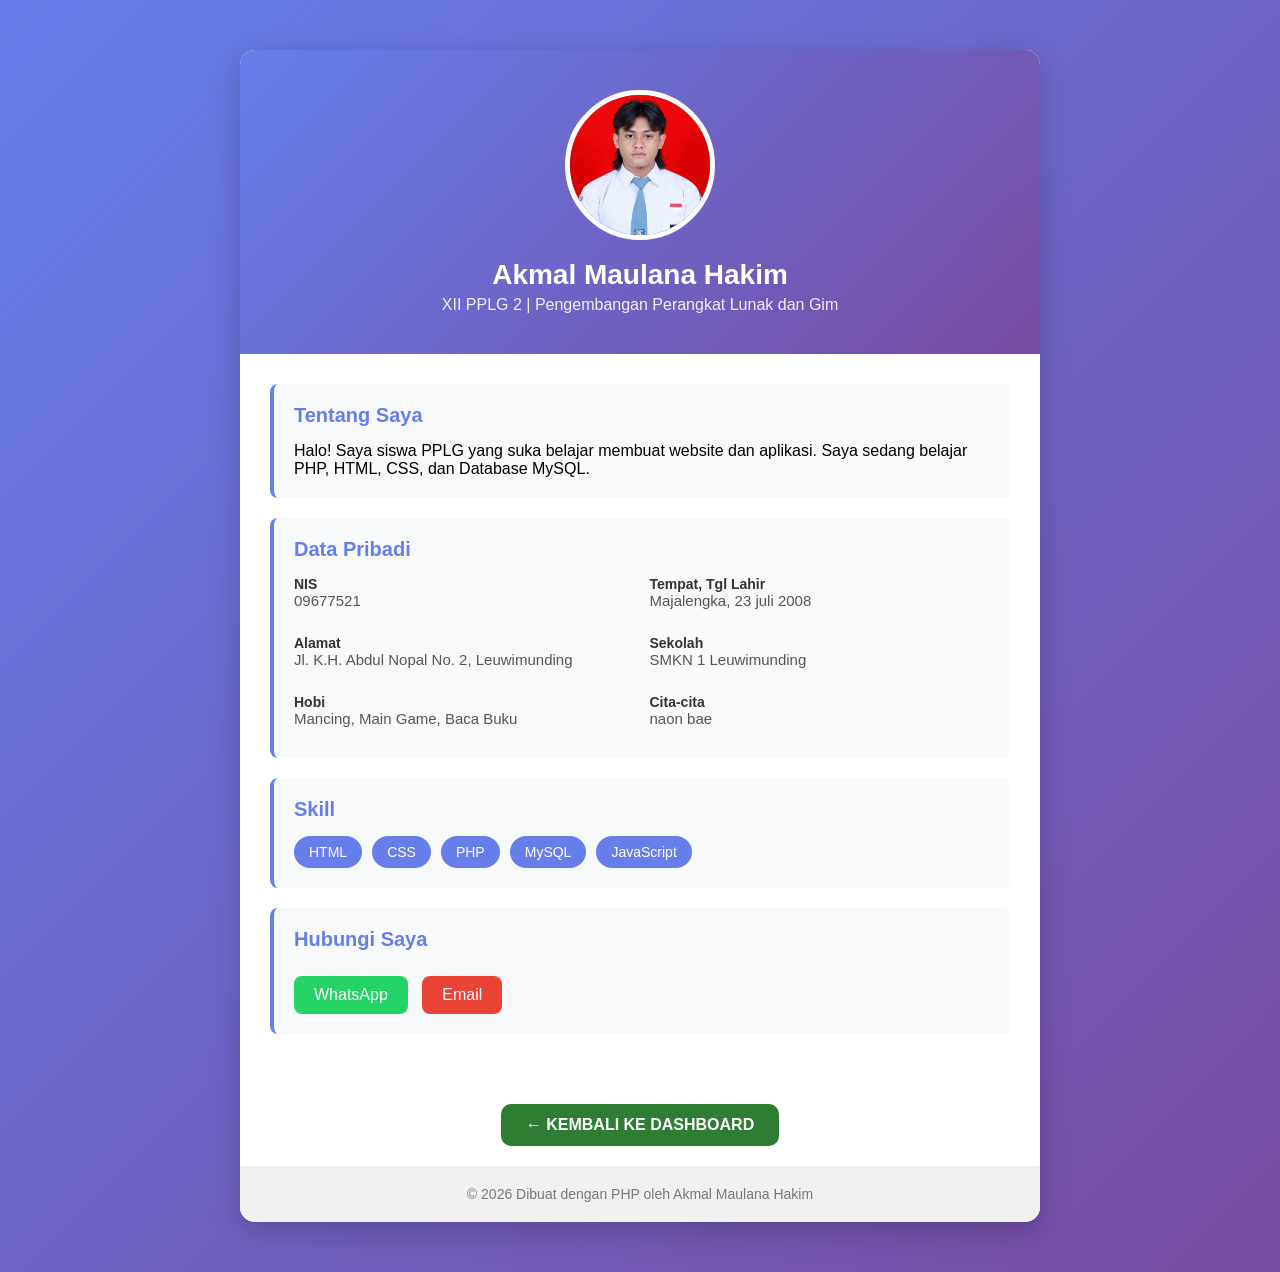
<file: src/akmal/cv.html>
<!DOCTYPE html>
<html lang="id">

<head>
    <meta charset="UTF-8">
    <meta name="viewport" content="width=device-width, initial-scale=1.0">

    <title>Profil - Akmal Maulana Hakim</title>

    <style>
        * {
            margin: 0;
            padding: 0;
            box-sizing: border-box;
            font-family: 'Segoe UI', Arial, sans-serif;
        }

        body {
            background: linear-gradient(135deg, #667eea 0%, #764ba2 100%);
            padding: 20px;
            min-height: 100vh;
        }

        .container {
            max-width: 800px;
            margin: 30px auto;
            background: white;
            border-radius: 15px;
            box-shadow: 0 10px 30px rgba(0,0,0,0.2);
            overflow: hidden;
        }

        .header {
            background: linear-gradient(135deg, #667eea 0%, #764ba2 100%);
            color: white;
            text-align: center;
            padding: 40px 20px;
        }

        .header img {
            width: 150px;
            height: 150px;
            border-radius: 50%;
            border: 5px solid white;
            object-fit: cover;
            margin-bottom: 15px;
        }

        .header h1 {
            font-size: 28px;
            margin-bottom: 5px;
        }

        .header p {
            font-size: 16px;
            opacity: 0.9;
        }

        .content {
            padding: 30px;
        }

        .card {
            background: #f8f9fa;
            border-left: 4px solid #667eea;
            padding: 20px;
            margin-bottom: 20px;
            border-radius: 8px;
        }

        .card h2 {
            color: #667eea;
            margin-bottom: 15px;
            font-size: 20px;
        }

        .info-grid {
            display: grid;
            grid-template-columns: 1fr 1fr;
            gap: 15px;
        }

        .info-item {
            margin-bottom: 10px;
        }

        .info-item b {
            color: #333;
            display: block;
            font-size: 14px;
        }

        .info-item span {
            color: #555;
            font-size: 15px;
        }

        .skill-list {
            display: flex;
            flex-wrap: wrap;
            gap: 10px;
        }

        .skill-list span {
            background: #667eea;
            color: white;
            padding: 8px 15px;
            border-radius: 20px;
            font-size: 14px;
        }

        .kontak a {
            display: inline-block;
            background: #25D366;
            color: white;
            padding: 10px 20px;
            border-radius: 8px;
            text-decoration: none;
            margin-right: 10px;
            margin-top: 10px;
        }

        .kontak a.email {
            background: #EA4335;
        }

        /* TOMBOL KEMBALI KE DASHBOARD */
        .tombol-kembali {
            text-align: center;
            padding: 20px;
        }

        .btn-dashboard {
            display: inline-block;
            padding: 12px 25px;
            background: #2E7D32;
            color: white;
            text-decoration: none;
            border-radius: 10px;
            font-weight: bold;
            transition: 0.3s;
        }

        .btn-dashboard:hover {
            background: #1B5E20;
            transform: translateY(-2px);
        }

        .footer {
            text-align: center;
            padding: 20px;
            background: #f1f1f1;
            color: #777;
            font-size: 14px;
        }

        @media(max-width: 600px) {
            .info-grid {
                grid-template-columns: 1fr;
            }

            .header img {
                width: 120px;
                height: 120px;
            }
        }
    </style>
</head>

<body>

<div class="container">

    <!-- BAGIAN HEADER + FOTO -->
    <div class="header">

        <img src="foto.jpeg"
             alt="Foto Akmal Maulana Hakim">

        <h1>Akmal Maulana Hakim</h1>

        <p>
            XII PPLG 2 |
            Pengembangan Perangkat Lunak dan Gim        </p>

    </div>


    <!-- BAGIAN ISI -->
    <div class="content">

        <!-- TENTANG SAYA -->
        <div class="card">

            <h2>Tentang Saya</h2>

            <p>
                Halo! Saya siswa PPLG yang suka belajar membuat website dan aplikasi. 
Saya sedang belajar PHP, HTML, CSS, dan Database MySQL.            </p>

        </div>


        <!-- DATA PRIBADI -->
        <div class="card">

            <h2>Data Pribadi</h2>

            <div class="info-grid">

                <div class="info-item">
                    <b>NIS</b>
                    <span>09677521</span>
                </div>

                <div class="info-item">
                    <b>Tempat, Tgl Lahir</b>
                    <span>
                        Majalengka,
                        23 juli 2008                    </span>
                </div>

                <div class="info-item">
                    <b>Alamat</b>
                    <span>Jl. K.H. Abdul Nopal No. 2, Leuwimunding</span>
                </div>

                <div class="info-item">
                    <b>Sekolah</b>
                    <span>SMKN 1 Leuwimunding</span>
                </div>

                <div class="info-item">
                    <b>Hobi</b>
                    <span>Mancing, Main Game, Baca Buku</span>
                </div>

                <div class="info-item">
                    <b>Cita-cita</b>
                    <span>naon bae</span>
                </div>

            </div>

        </div>


        <!-- SKILL -->
        <div class="card">

            <h2>Skill</h2>

            <div class="skill-list">

                <span>HTML</span>
                <span>CSS</span>
                <span>PHP</span>
                <span>MySQL</span>
                <span>JavaScript</span>

            </div>

        </div>


        <!-- KONTAK -->
        <div class="card kontak">

            <h2>Hubungi Saya</h2>

            <a href="https://wa.me/62838-9456-7890"
               target="_blank">
                WhatsApp
            </a>

            <a href="mailto:mangidk@email.com"
               class="email">
                Email
            </a>

        </div>

    </div>


    <!-- TOMBOL KEMBALI -->
    <div class="tombol-kembali">

        <a href="../../dashboard.html#students" class="btn-dashboard">
            ← KEMBALI KE DASHBOARD
        </a>

    </div>


    <!-- FOOTER -->
    <div class="footer">

        <p>
            © 2026 Dibuat dengan PHP oleh
            Akmal Maulana Hakim        </p>

    </div>

</div>

</body>
</html>
</file>
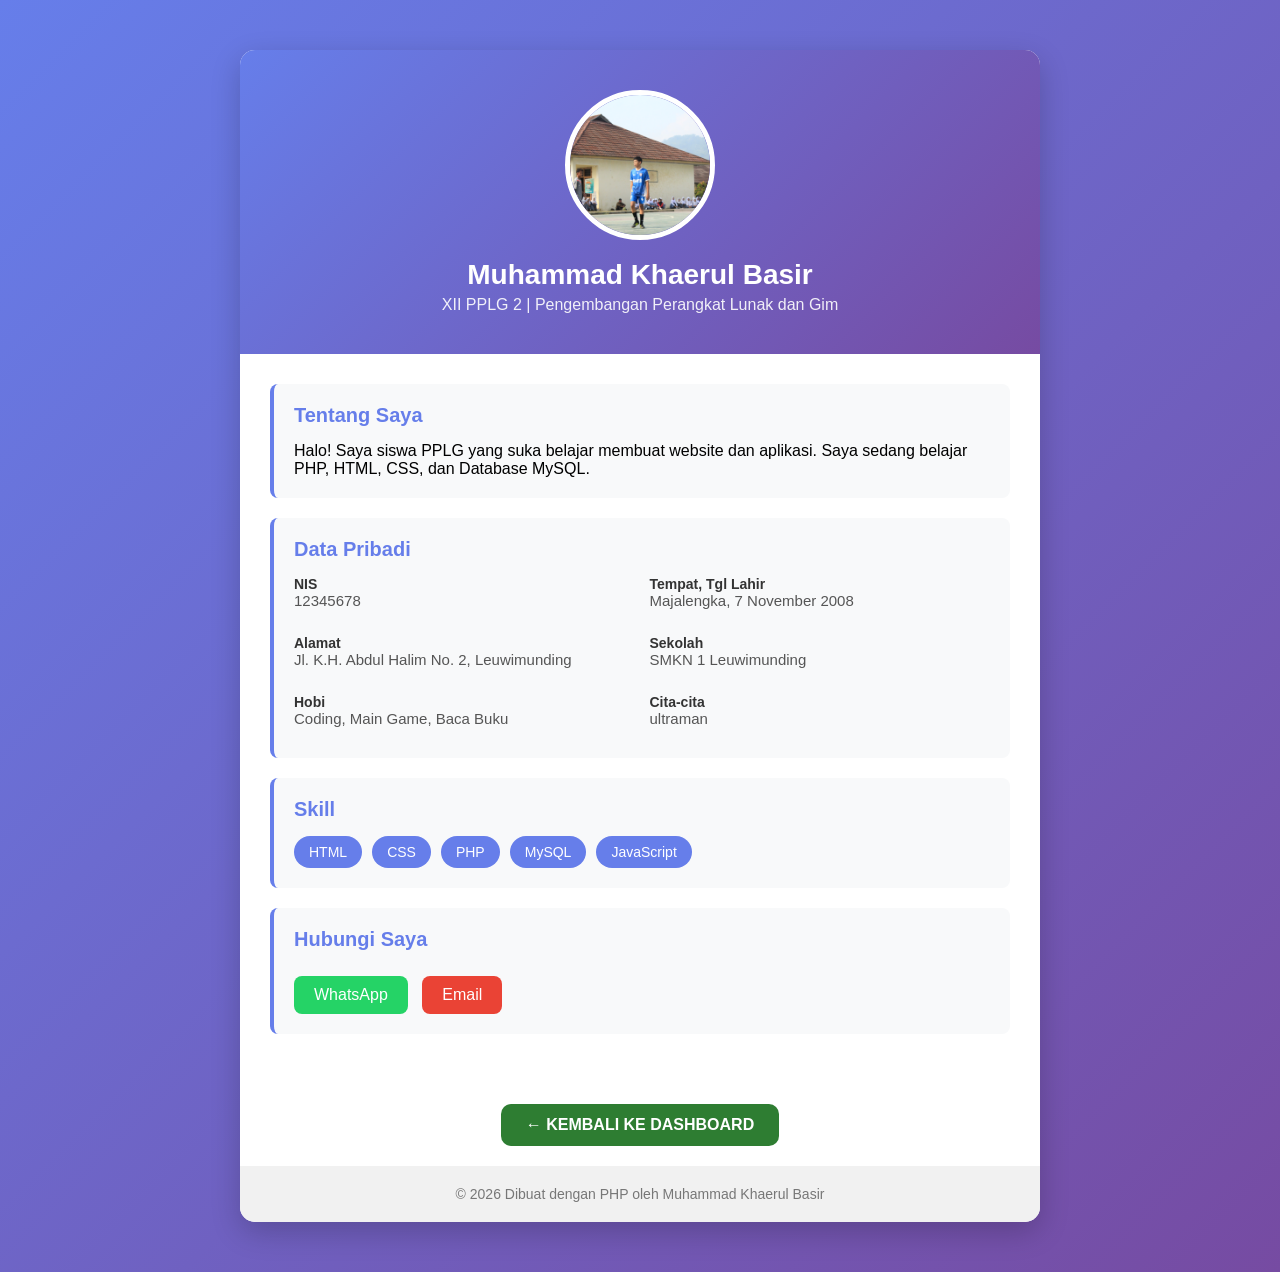
<file: src/basir/cv.html>
<!DOCTYPE html>
<html lang="id">

<head>
    <meta charset="UTF-8">
    <meta name="viewport" content="width=device-width, initial-scale=1.0">

    <title>Profil - Muhammad Khaerul Basir</title>

    <style>
        * {
            margin: 0;
            padding: 0;
            box-sizing: border-box;
            font-family: 'Segoe UI', Arial, sans-serif;
        }

        body {
            background: linear-gradient(135deg, #667eea 0%, #764ba2 100%);
            padding: 20px;
            min-height: 100vh;
        }

        .container {
            max-width: 800px;
            margin: 30px auto;
            background: white;
            border-radius: 15px;
            box-shadow: 0 10px 30px rgba(0,0,0,0.2);
            overflow: hidden;
        }

        .header {
            background: linear-gradient(135deg, #667eea 0%, #764ba2 100%);
            color: white;
            text-align: center;
            padding: 40px 20px;
        }

        .header img {
            width: 150px;
            height: 150px;
            border-radius: 50%;
            border: 5px solid white;
            object-fit: cover;
            margin-bottom: 15px;
        }

        .header h1 {
            font-size: 28px;
            margin-bottom: 5px;
        }

        .header p {
            font-size: 16px;
            opacity: 0.9;
        }

        .content {
            padding: 30px;
        }

        .card {
            background: #f8f9fa;
            border-left: 4px solid #667eea;
            padding: 20px;
            margin-bottom: 20px;
            border-radius: 8px;
        }

        .card h2 {
            color: #667eea;
            margin-bottom: 15px;
            font-size: 20px;
        }

        .info-grid {
            display: grid;
            grid-template-columns: 1fr 1fr;
            gap: 15px;
        }

        .info-item {
            margin-bottom: 10px;
        }

        .info-item b {
            color: #333;
            display: block;
            font-size: 14px;
        }

        .info-item span {
            color: #555;
            font-size: 15px;
        }

        .skill-list {
            display: flex;
            flex-wrap: wrap;
            gap: 10px;
        }

        .skill-list span {
            background: #667eea;
            color: white;
            padding: 8px 15px;
            border-radius: 20px;
            font-size: 14px;
        }

        .kontak a {
            display: inline-block;
            background: #25D366;
            color: white;
            padding: 10px 20px;
            border-radius: 8px;
            text-decoration: none;
            margin-right: 10px;
            margin-top: 10px;
        }

        .kontak a.email {
            background: #EA4335;
        }

        /* TOMBOL KEMBALI KE DASHBOARD */
        .tombol-kembali {
            text-align: center;
            padding: 20px;
        }

        .btn-dashboard {
            display: inline-block;
            padding: 12px 25px;
            background: #2E7D32;
            color: white;
            text-decoration: none;
            border-radius: 10px;
            font-weight: bold;
            transition: 0.3s;
        }

        .btn-dashboard:hover {
            background: #1B5E20;
            transform: translateY(-2px);
        }

        .footer {
            text-align: center;
            padding: 20px;
            background: #f1f1f1;
            color: #777;
            font-size: 14px;
        }

        @media(max-width: 600px) {
            .info-grid {
                grid-template-columns: 1fr;
            }

            .header img {
                width: 120px;
                height: 120px;
            }
        }
    </style>
</head>

<body>

<div class="container">

    <!-- BAGIAN HEADER + FOTO -->
    <div class="header">

        <img src="logo.jpg"
             alt="Foto Muhammad Khaerul Basir">

        <h1>Muhammad Khaerul Basir</h1>

        <p>
            XII PPLG 2 |
            Pengembangan Perangkat Lunak dan Gim        </p>

    </div>


    <!-- BAGIAN ISI -->
    <div class="content">

        <!-- TENTANG SAYA -->
        <div class="card">

            <h2>Tentang Saya</h2>

            <p>
                Halo! Saya siswa PPLG yang suka belajar membuat website dan aplikasi. 
Saya sedang belajar PHP, HTML, CSS, dan Database MySQL.            </p>

        </div>


        <!-- DATA PRIBADI -->
        <div class="card">

            <h2>Data Pribadi</h2>

            <div class="info-grid">

                <div class="info-item">
                    <b>NIS</b>
                    <span>12345678</span>
                </div>

                <div class="info-item">
                    <b>Tempat, Tgl Lahir</b>
                    <span>
                        Majalengka,
                        7 November 2008                    </span>
                </div>

                <div class="info-item">
                    <b>Alamat</b>
                    <span>Jl. K.H. Abdul Halim No. 2, Leuwimunding</span>
                </div>

                <div class="info-item">
                    <b>Sekolah</b>
                    <span>SMKN 1 Leuwimunding</span>
                </div>

                <div class="info-item">
                    <b>Hobi</b>
                    <span>Coding, Main Game, Baca Buku</span>
                </div>

                <div class="info-item">
                    <b>Cita-cita</b>
                    <span>ultraman</span>
                </div>

            </div>

        </div>


        <!-- SKILL -->
        <div class="card">

            <h2>Skill</h2>

            <div class="skill-list">

                <span>HTML</span>
                <span>CSS</span>
                <span>PHP</span>
                <span>MySQL</span>
                <span>JavaScript</span>

            </div>

        </div>


        <!-- KONTAK -->
        <div class="card kontak">

            <h2>Hubungi Saya</h2>

            <a href="https://wa.me/62812-3456-7890"
               target="_blank">
                WhatsApp
            </a>

            <a href="mailto:Mk.basir@email.com"
               class="email">
                Email
            </a>

        </div>

    </div>


    <!-- TOMBOL KEMBALI -->
    <div class="tombol-kembali">

        <a href="../../dashboard.html#students" class="btn-dashboard">
            ← KEMBALI KE DASHBOARD
        </a>

    </div>


    <!-- FOOTER -->
    <div class="footer">

        <p>
            © 2026 Dibuat dengan PHP oleh
            Muhammad Khaerul Basir        </p>

    </div>

</div>

</body>
</html>
</file>
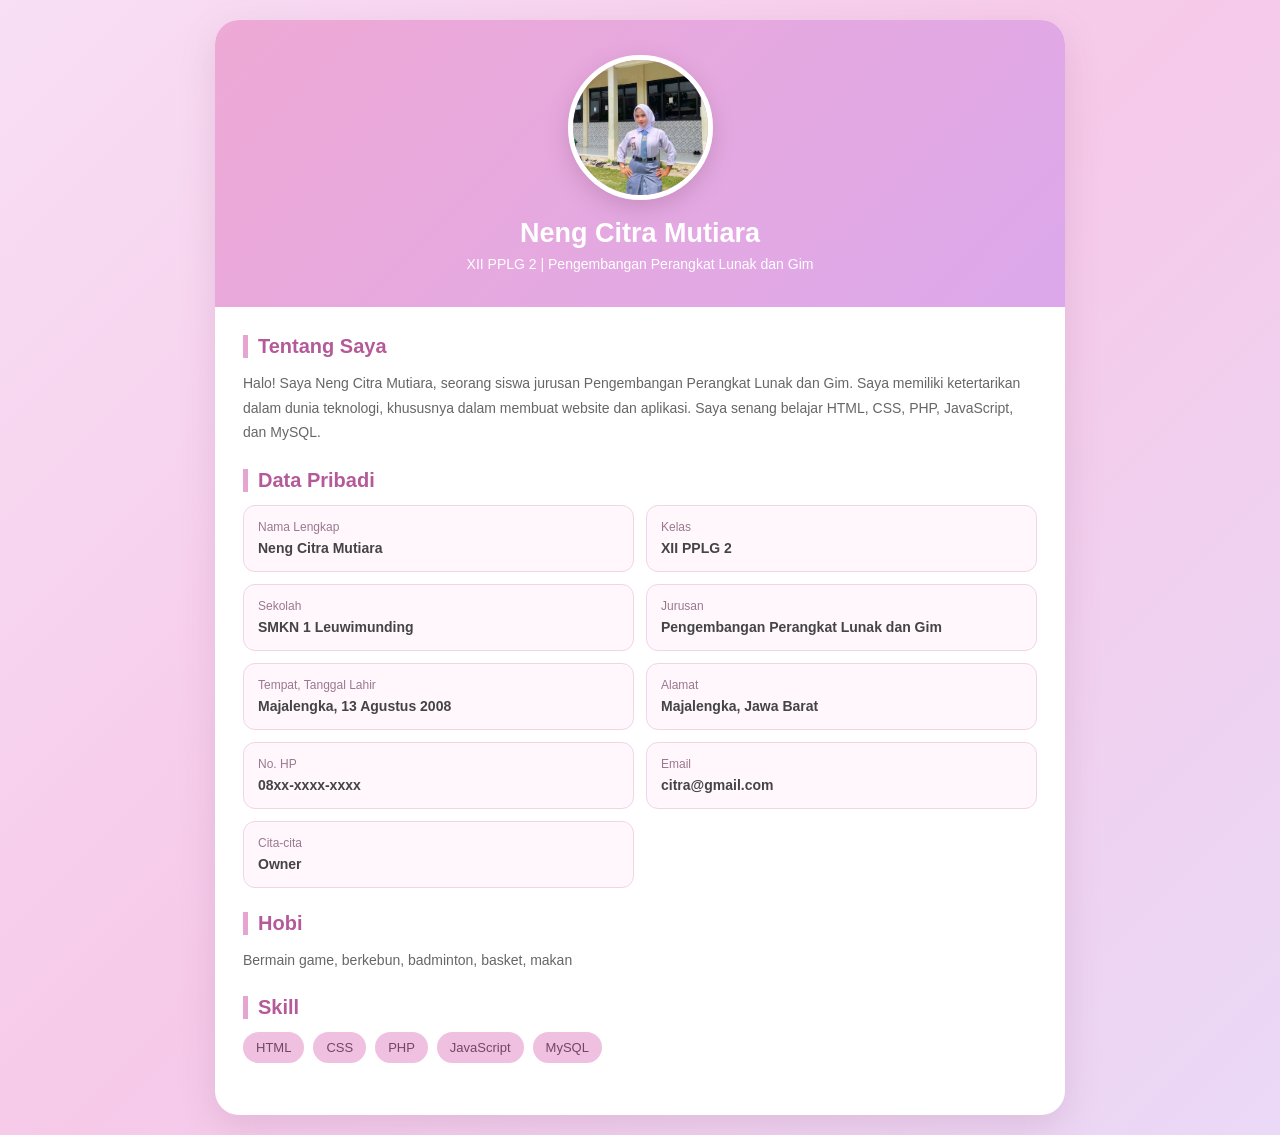
<file: src/citra/cv.html>
<!DOCTYPE html>
<html lang="id">
<head>
    <meta charset="UTF-8">
    <meta name="viewport" content="width=device-width, initial-scale=1.0">

    <title>Profil - Neng Citra Mutiara</title>

    <style>
        * {
            box-sizing: border-box;
            margin: 0;
            padding: 0;
            font-family: 'Segoe UI', sans-serif;
        }

        body {
            min-height: 100vh;
            padding: 20px;
            background: linear-gradient(135deg, #f8dff5, #f6c9e9, #ead9f7);
            color: #333;
        }

        .container {
            max-width: 850px;
            margin: auto;
            background: white;
            border-radius: 24px;
            overflow: hidden;
            box-shadow: 0 12px 35px rgba(150, 90, 130, 0.18);
        }

        .header {
            text-align: center;
            padding: 35px 20px;
            background: linear-gradient(135deg, #eea9d5, #dca8eb);
        }

        .profile-photo {
            width: 145px;
            height: 145px;
            border-radius: 50%;
            object-fit: cover;
            border: 5px solid white;
            box-shadow: 0 8px 22px rgba(120, 70, 110, 0.25);
            margin-bottom: 14px;
        }

        h1 {
            font-size: 27px;
            color: white;
            margin-bottom: 7px;
        }

        .subtitle {
            color: white;
            font-size: 14px;
        }

        .content {
            padding: 28px;
        }

        .section {
            margin-bottom: 24px;
        }

        .title {
            font-size: 20px;
            color: #b45a98;
            border-left: 5px solid #e6a4d0;
            padding-left: 10px;
            margin-bottom: 13px;
        }

        .about {
            line-height: 1.75;
            color: #666;
            font-size: 14px;
        }

        .grid {
            display: grid;
            grid-template-columns: repeat(2, 1fr);
            gap: 12px;
        }

        .item {
            padding: 14px;
            background: #fff7fc;
            border: 1px solid #f0d5e7;
            border-radius: 12px;
        }

        .item span {
            display: block;
            color: #9b7890;
            font-size: 12px;
            margin-bottom: 5px;
        }

        .item strong {
            font-size: 14px;
            color: #444;
        }

        .skills {
            display: flex;
            flex-wrap: wrap;
            gap: 9px;
        }

        .skill {
            padding: 8px 13px;
            border-radius: 18px;
            background: #efc0df;
            color: #704765;
            font-size: 13px;
        }

        @media (max-width: 600px) {
            body {
                padding: 10px;
            }

            .header {
                padding: 28px 15px;
            }

            .profile-photo {
                width: 120px;
                height: 120px;
            }

            h1 {
                font-size: 23px;
            }

            .content {
                padding: 20px 15px;
            }

            .grid {
                grid-template-columns: 1fr;
            }
        }
    </style>
</head>

<body>

<div class="container">

    <div class="header">

        <img src="foto.jpeg"
             alt="Foto Neng Citra Mutiara"
             class="profile-photo">

        <h1>Neng Citra Mutiara</h1>

        <p class="subtitle">
            XII PPLG 2 | Pengembangan Perangkat Lunak dan Gim
        </p>

    </div>

    <div class="content">

        <div class="section">
            <h2 class="title">Tentang Saya</h2>

            <p class="about">
                Halo! Saya Neng Citra Mutiara, seorang siswa jurusan
                Pengembangan Perangkat Lunak dan Gim. Saya memiliki
                ketertarikan dalam dunia teknologi, khususnya dalam membuat
                website dan aplikasi. Saya senang belajar HTML, CSS, PHP,
                JavaScript, dan MySQL.
            </p>
        </div>

        <div class="section">

            <h2 class="title">Data Pribadi</h2>

            <div class="grid">

                <div class="item">
                    <span>Nama Lengkap</span>
                    <strong>Neng Citra Mutiara</strong>
                </div>

                <div class="item">
                    <span>Kelas</span>
                    <strong>XII PPLG 2</strong>
                </div>

                <div class="item">
                    <span>Sekolah</span>
                    <strong>SMKN 1 Leuwimunding</strong>
                </div>

                <div class="item">
                    <span>Jurusan</span>
                    <strong>Pengembangan Perangkat Lunak dan Gim</strong>
                </div>

                <div class="item">
                    <span>Tempat, Tanggal Lahir</span>
                    <strong>Majalengka, 13 Agustus 2008</strong>
                </div>

                <div class="item">
                    <span>Alamat</span>
                    <strong>Majalengka, Jawa Barat</strong>
                </div>

                <div class="item">
                    <span>No. HP</span>
                    <strong>08xx-xxxx-xxxx</strong>
                </div>

                <div class="item">
                    <span>Email</span>
                    <strong>citra@gmail.com</strong>
                </div>

                <div class="item">
                    <span>Cita-cita</span>
                    <strong>Owner</strong>
                </div>

            </div>

        </div>

        <div class="section">

            <h2 class="title">Hobi</h2>

            <p class="about">
                Bermain game, berkebun, badminton, basket, makan
            </p>

        </div>

        <div class="section">

            <h2 class="title">Skill</h2>

            <div class="skills">
                <span class="skill">HTML</span>
                <span class="skill">CSS</span>
                <span class="skill">PHP</span>
                <span class="skill">JavaScript</span>
                <span class="skill">MySQL</span>
            </div>

        </div>

    </div>

</div>

</body>
</html>
</file>
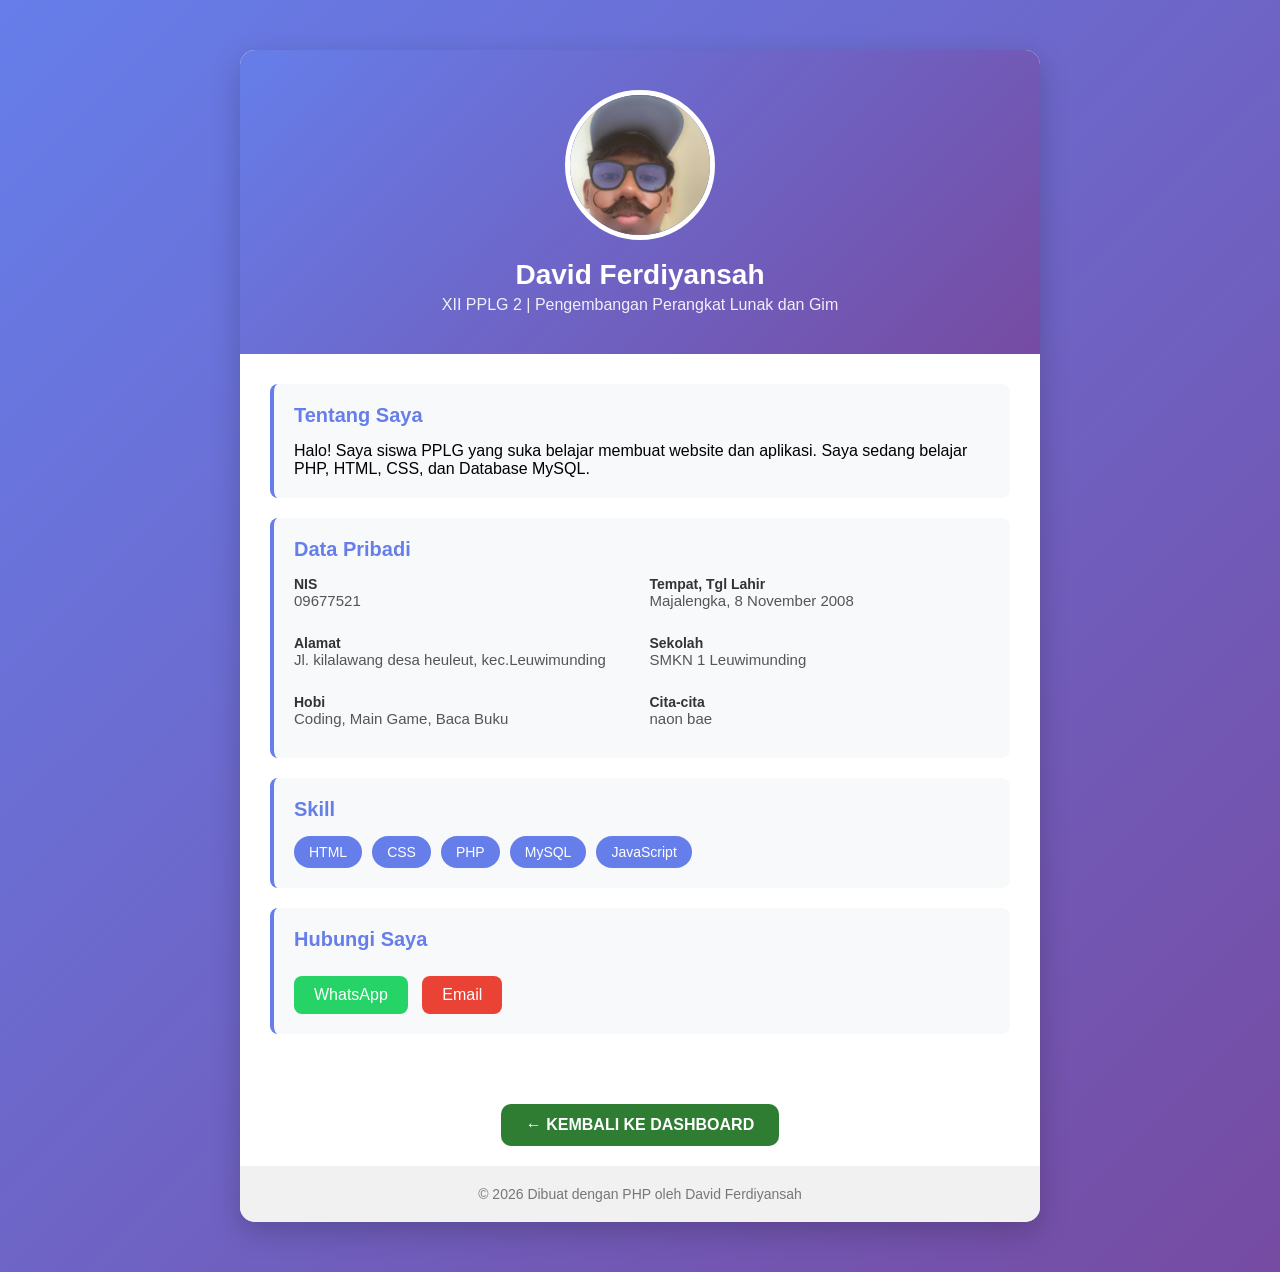
<file: src/david/cv.html>
<!DOCTYPE html>
<html lang="id">

<head>
    <meta charset="UTF-8">
    <meta name="viewport" content="width=device-width, initial-scale=1.0">

    <title>Profil - David Ferdiyansah</title>

    <style>
        * {
            margin: 0;
            padding: 0;
            box-sizing: border-box;
            font-family: 'Segoe UI', Arial, sans-serif;
        }

        body {
            background: linear-gradient(135deg, #667eea 0%, #764ba2 100%);
            padding: 20px;
            min-height: 100vh;
        }

        .container {
            max-width: 800px;
            margin: 30px auto;
            background: white;
            border-radius: 15px;
            box-shadow: 0 10px 30px rgba(0,0,0,0.2);
            overflow: hidden;
        }

        .header {
            background: linear-gradient(135deg, #667eea 0%, #764ba2 100%);
            color: white;
            text-align: center;
            padding: 40px 20px;
        }

        .header img {
            width: 150px;
            height: 150px;
            border-radius: 50%;
            border: 5px solid white;
            object-fit: cover;
            margin-bottom: 15px;
        }

        .header h1 {
            font-size: 28px;
            margin-bottom: 5px;
        }

        .header p {
            font-size: 16px;
            opacity: 0.9;
        }

        .content {
            padding: 30px;
        }

        .card {
            background: #f8f9fa;
            border-left: 4px solid #667eea;
            padding: 20px;
            margin-bottom: 20px;
            border-radius: 8px;
        }

        .card h2 {
            color: #667eea;
            margin-bottom: 15px;
            font-size: 20px;
        }

        .info-grid {
            display: grid;
            grid-template-columns: 1fr 1fr;
            gap: 15px;
        }

        .info-item {
            margin-bottom: 10px;
        }

        .info-item b {
            color: #333;
            display: block;
            font-size: 14px;
        }

        .info-item span {
            color: #555;
            font-size: 15px;
        }

        .skill-list {
            display: flex;
            flex-wrap: wrap;
            gap: 10px;
        }

        .skill-list span {
            background: #667eea;
            color: white;
            padding: 8px 15px;
            border-radius: 20px;
            font-size: 14px;
        }

        .kontak a {
            display: inline-block;
            background: #25D366;
            color: white;
            padding: 10px 20px;
            border-radius: 8px;
            text-decoration: none;
            margin-right: 10px;
            margin-top: 10px;
        }

        .kontak a.email {
            background: #EA4335;
        }

        /* TOMBOL KEMBALI KE DASHBOARD */
        .tombol-kembali {
            text-align: center;
            padding: 20px;
        }

        .btn-dashboard {
            display: inline-block;
            padding: 12px 25px;
            background: #2E7D32;
            color: white;
            text-decoration: none;
            border-radius: 10px;
            font-weight: bold;
            transition: 0.3s;
        }

        .btn-dashboard:hover {
            background: #1B5E20;
            transform: translateY(-2px);
        }

        .footer {
            text-align: center;
            padding: 20px;
            background: #f1f1f1;
            color: #777;
            font-size: 14px;
        }

        @media(max-width: 600px) {
            .info-grid {
                grid-template-columns: 1fr;
            }

            .header img {
                width: 120px;
                height: 120px;
            }
        }
    </style>
</head>

<body>

<div class="container">

    <!-- BAGIAN HEADER + FOTO -->
    <div class="header">

        <img src="foto.jpeg"
             alt="Foto David Ferdiyansah">

        <h1>David Ferdiyansah</h1>

        <p>
            XII PPLG 2 |
            Pengembangan Perangkat Lunak dan Gim        </p>

    </div>


    <!-- BAGIAN ISI -->
    <div class="content">

        <!-- TENTANG SAYA -->
        <div class="card">

            <h2>Tentang Saya</h2>

            <p>
                Halo! Saya siswa PPLG yang suka belajar membuat website dan aplikasi. 
Saya sedang belajar PHP, HTML, CSS, dan Database MySQL.            </p>

        </div>


        <!-- DATA PRIBADI -->
        <div class="card">

            <h2>Data Pribadi</h2>

            <div class="info-grid">

                <div class="info-item">
                    <b>NIS</b>
                    <span>09677521</span>
                </div>

                <div class="info-item">
                    <b>Tempat, Tgl Lahir</b>
                    <span>
                        Majalengka,
                        8 November 2008                    </span>
                </div>

                <div class="info-item">
                    <b>Alamat</b>
                    <span>Jl. kilalawang desa heuleut, kec.Leuwimunding</span>
                </div>

                <div class="info-item">
                    <b>Sekolah</b>
                    <span>SMKN 1 Leuwimunding</span>
                </div>

                <div class="info-item">
                    <b>Hobi</b>
                    <span>Coding, Main Game, Baca Buku</span>
                </div>

                <div class="info-item">
                    <b>Cita-cita</b>
                    <span>naon bae</span>
                </div>

            </div>

        </div>


        <!-- SKILL -->
        <div class="card">

            <h2>Skill</h2>

            <div class="skill-list">

                <span>HTML</span>
                <span>CSS</span>
                <span>PHP</span>
                <span>MySQL</span>
                <span>JavaScript</span>

            </div>

        </div>


        <!-- KONTAK -->
        <div class="card kontak">

            <h2>Hubungi Saya</h2>

            <a href="https://wa.me/62895-3302-57519-"
               target="_blank">
                WhatsApp
            </a>

            <a href="mailto:davidyqt@gmail.com"
               class="email">
                Email
            </a>

        </div>

    </div>


    <!-- TOMBOL KEMBALI -->
    <div class="tombol-kembali">

        <a href="../../dashboard.html#students" class="btn-dashboard">
            ← KEMBALI KE DASHBOARD
        </a>

    </div>


    <!-- FOOTER -->
    <div class="footer">

        <p>
            © 2026 Dibuat dengan PHP oleh
            David Ferdiyansah        </p>

    </div>

</div>

</body>
</html>
</file>
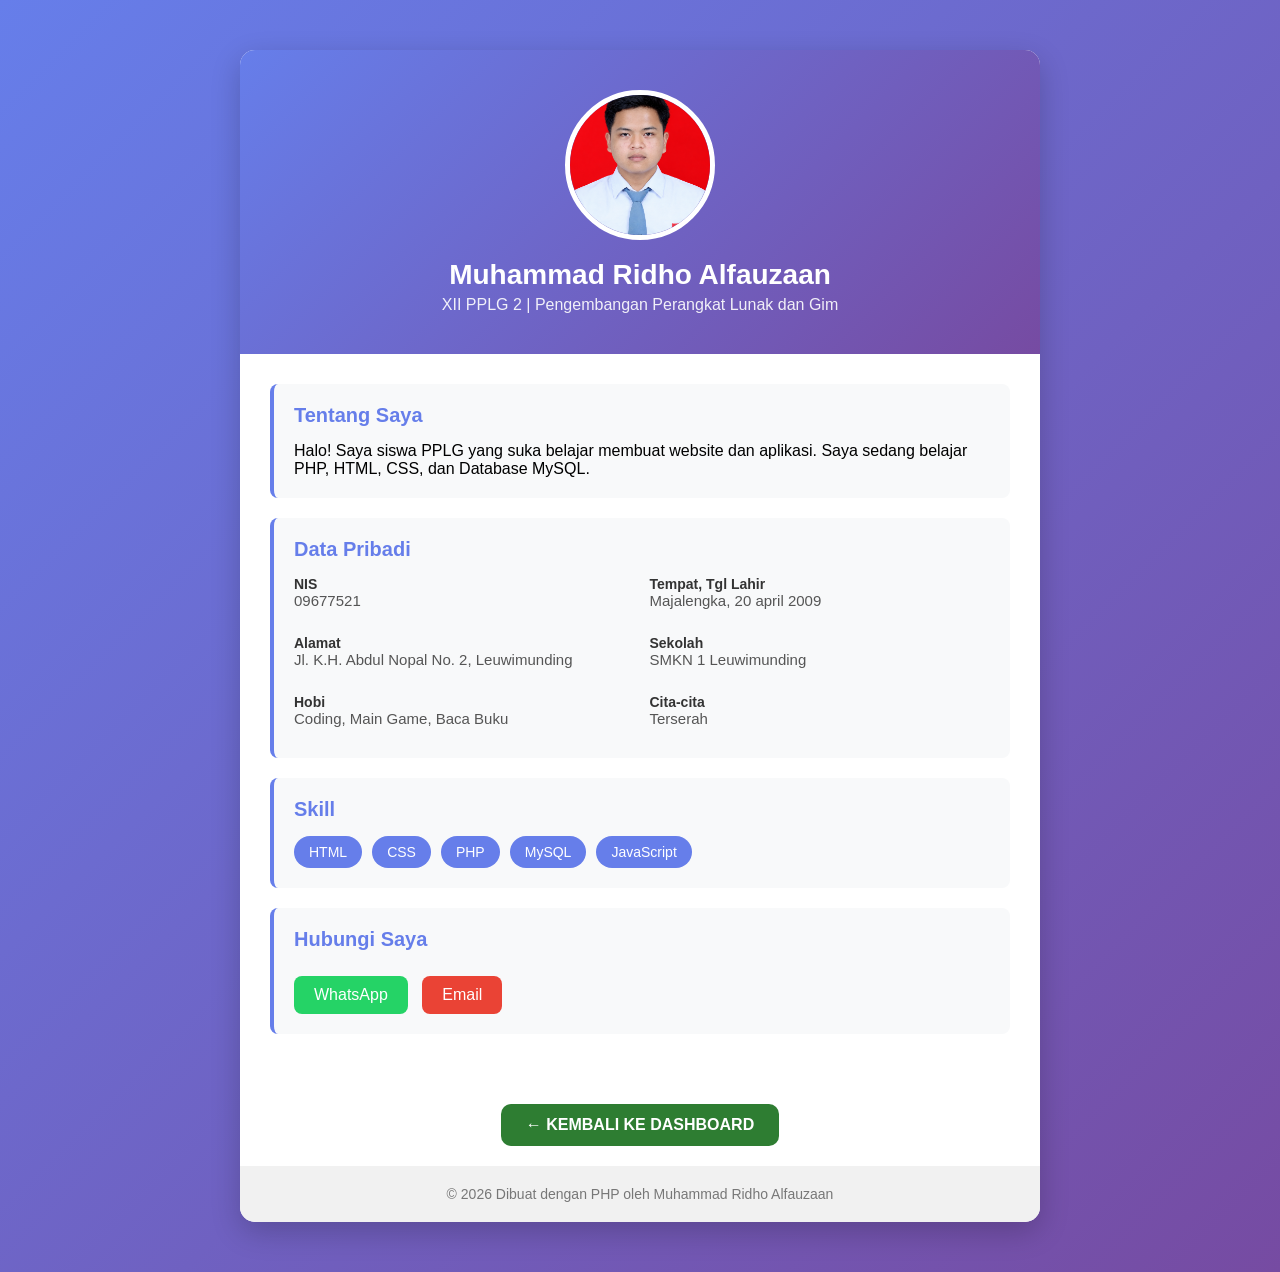
<file: src/ridho/cv.html>
<!DOCTYPE html>
<html lang="id">

<head>
    <meta charset="UTF-8">
    <meta name="viewport" content="width=device-width, initial-scale=1.0">
    <title>Profil - Muhammad Ridho Alfauzaan</title>

    <style>
        * {
            margin: 0;
            padding: 0;
            box-sizing: border-box;
            font-family: 'Segoe UI', Arial, sans-serif;
        }

        body {
            background: linear-gradient(135deg, #667eea 0%, #764ba2 100%);
            padding: 20px;
            min-height: 100vh;
        }

        .container {
            max-width: 800px;
            margin: 30px auto;
            background: white;
            border-radius: 15px;
            box-shadow: 0 10px 30px rgba(0,0,0,0.2);
            overflow: hidden;
        }

        .header {
            background: linear-gradient(135deg, #667eea 0%, #764ba2 100%);
            color: white;
            text-align: center;
            padding: 40px 20px;
        }

        .header img {
            width: 150px;
            height: 150px;
            border-radius: 50%;
            border: 5px solid white;
            object-fit: cover;
            margin-bottom: 15px;
        }

        .header h1 {
            font-size: 28px;
            margin-bottom: 5px;
        }

        .header p {
            font-size: 16px;
            opacity: 0.9;
        }

        .content {
            padding: 30px;
        }

        .card {
            background: #f8f9fa;
            border-left: 4px solid #667eea;
            padding: 20px;
            margin-bottom: 20px;
            border-radius: 8px;
        }

        .card h2 {
            color: #667eea;
            margin-bottom: 15px;
            font-size: 20px;
        }

        .info-grid {
            display: grid;
            grid-template-columns: 1fr 1fr;
            gap: 15px;
        }

        .info-item {
            margin-bottom: 10px;
        }

        .info-item b {
            color: #333;
            display: block;
            font-size: 14px;
        }

        .info-item span {
            color: #555;
            font-size: 15px;
        }

        .skill-list {
            display: flex;
            flex-wrap: wrap;
            gap: 10px;
        }

        .skill-list span {
            background: #667eea;
            color: white;
            padding: 8px 15px;
            border-radius: 20px;
            font-size: 14px;
        }

        .kontak a {
            display: inline-block;
            background: #25D366;
            color: white;
            padding: 10px 20px;
            border-radius: 8px;
            text-decoration: none;
            margin-right: 10px;
            margin-top: 10px;
        }

        .kontak a.email {
            background: #EA4335;
        }

        .tombol-kembali {
            text-align: center;
            padding: 20px;
        }

        .btn-dashboard {
            display: inline-block;
            padding: 12px 25px;
            background: #2E7D32;
            color: white;
            text-decoration: none;
            border-radius: 10px;
            font-weight: bold;
            transition: 0.3s;
        }

        .btn-dashboard:hover {
            background: #1B5E20;
            transform: translateY(-2px);
        }

        .footer {
            text-align: center;
            padding: 20px;
            background: #f1f1f1;
            color: #777;
            font-size: 14px;
        }

        @media(max-width: 600px) {
            .info-grid {
                grid-template-columns: 1fr;
            }

            .header img {
                width: 120px;
                height: 120px;
            }
        }
    </style>
</head>

<body>

<div class="container">

    <!-- BAGIAN HEADER + FOTO -->
    <div class="header">
        <img src="poto.jpg" alt="Foto Muhammad Ridho Alfauzaan">
        <h1>Muhammad Ridho Alfauzaan</h1>
        <p>XII PPLG 2 | Pengembangan Perangkat Lunak dan Gim</p>
    </div>

    <!-- BAGIAN ISI -->
    <div class="content">

        <!-- TENTANG SAYA -->
        <div class="card">
            <h2>Tentang Saya</h2>
            <p>Halo! Saya siswa PPLG yang suka belajar membuat website dan aplikasi. 
Saya sedang belajar PHP, HTML, CSS, dan Database MySQL.</p>
        </div>

        <!-- DATA PRIBADI -->
        <div class="card">
            <h2>Data Pribadi</h2>
            <div class="info-grid">
                <div class="info-item">
                    <b>NIS</b>
                    <span>09677521</span>
                </div>
                <div class="info-item">
                    <b>Tempat, Tgl Lahir</b>
                    <span>Majalengka, 20 april 2009</span>
                </div>
                <div class="info-item">
                    <b>Alamat</b>
                    <span>Jl. K.H. Abdul Nopal No. 2, Leuwimunding</span>
                </div>
                <div class="info-item">
                    <b>Sekolah</b>
                    <span>SMKN 1 Leuwimunding</span>
                </div>
                <div class="info-item">
                    <b>Hobi</b>
                    <span>Coding, Main Game, Baca Buku</span>
                </div>
                <div class="info-item">
                    <b>Cita-cita</b>
                    <span>Terserah</span>
                </div>
            </div>
        </div>

        <!-- SKILL -->
        <div class="card">
            <h2>Skill</h2>
            <div class="skill-list">
                <span>HTML</span>
                <span>CSS</span>
                <span>PHP</span>
                <span>MySQL</span>
                <span>JavaScript</span>
            </div>
        </div>

        <!-- KONTAK -->
        <div class="card kontak">
            <h2>Hubungi Saya</h2>
            <a href="https://wa.me/62838-9456-7890" target="_blank">WhatsApp</a>
            <a href="mailto:rdh.alpukat@email.com" class="email">Email</a>
        </div>

    </div>

    <!-- TOMBOL KEMBALI -->
    <div class="tombol-kembali">
        <a href="../../dashboard.html#students" class="btn-dashboard">← KEMBALI KE DASHBOARD</a>
    </div>

    <!-- FOOTER -->
    <div class="footer">
        <p>© 2026 Dibuat dengan PHP oleh Muhammad Ridho Alfauzaan</p>
    </div>

</div>

</body>
</html>
</file>
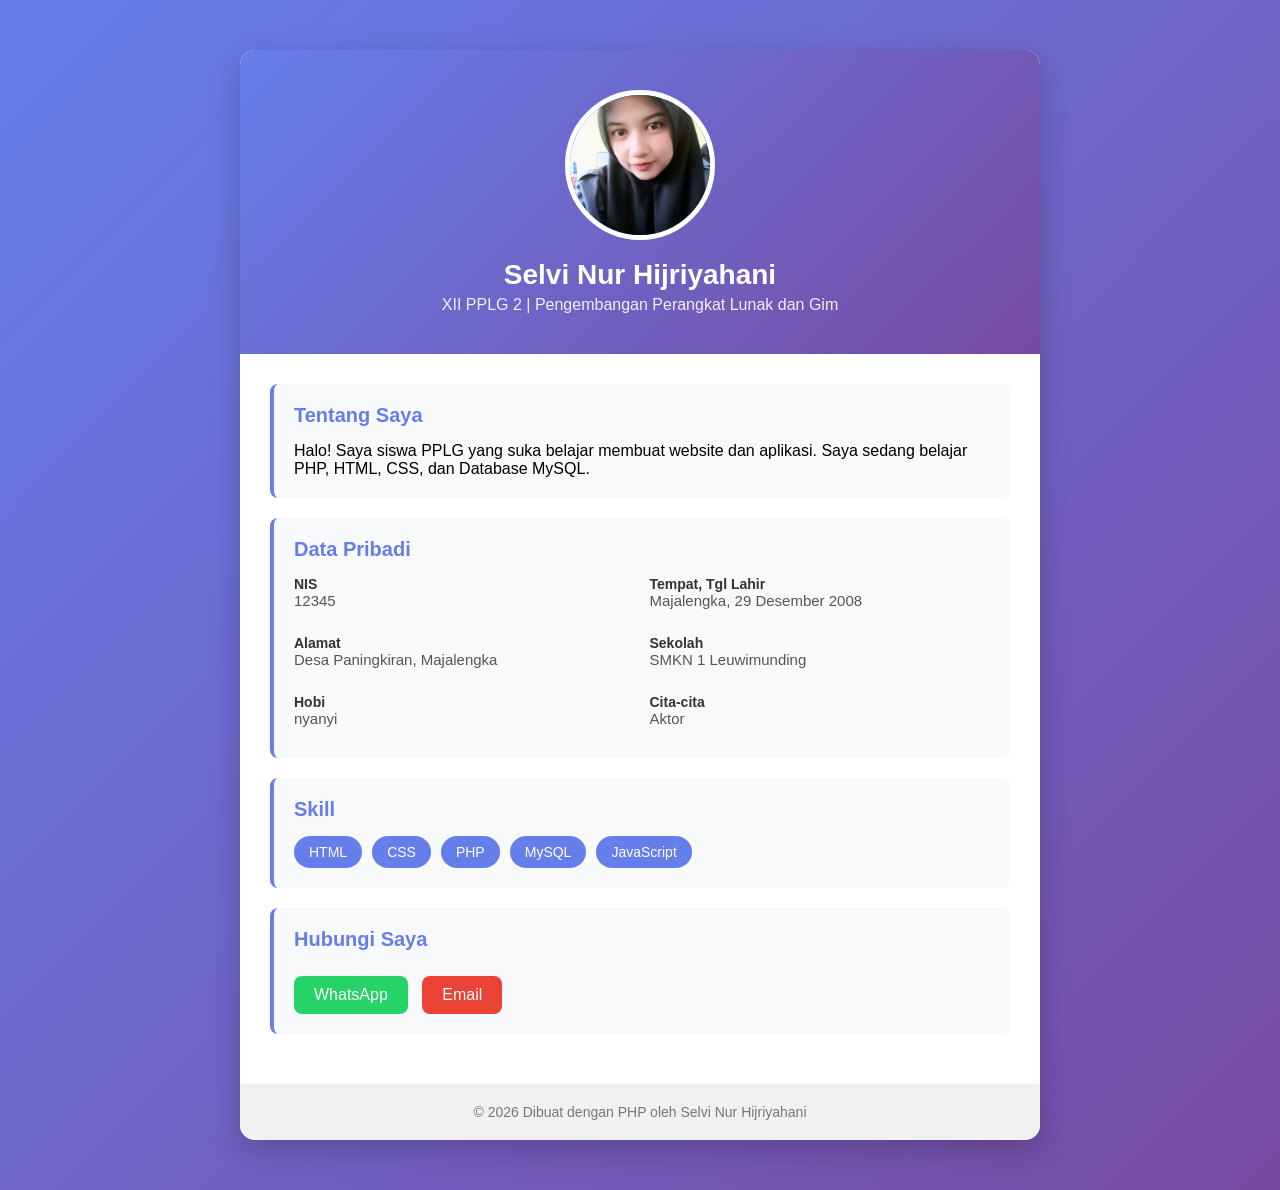
<file: src/selvi/cv.html>
<!DOCTYPE html>
<html lang="id">
<head>
    <meta charset="UTF-8">
    <meta name="viewport" content="width=device-width, initial-scale=1.0">
    <title>Profil - Selvi Nur Hijriyahani</title>
    <style>
        * {
            margin: 0;
            padding: 0;
            box-sizing: border-box;
            font-family: 'Segoe UI', Arial, sans-serif;
        }
        body {
            background: linear-gradient(135deg, #667eea 0%, #764ba2 100%);
            padding: 20px;
            min-height: 100vh;
        }
        .container {
            max-width: 800px;
            margin: 30px auto;
            background: white;
            border-radius: 15px;
            box-shadow: 0 10px 30px rgba(0,0,0,0.2);
            overflow: hidden;
        }
        .header {
            background: linear-gradient(135deg, #667eea 0%, #764ba2 100%);
            color: white;
            text-align: center;
            padding: 40px 20px;
        }
        .header img {
            width: 150px;
            height: 150px;
            border-radius: 50%;
            border: 5px solid white;
            object-fit: cover;
            margin-bottom: 15px;
        }
        .header h1 {
            font-size: 28px;
            margin-bottom: 5px;
        }
        .header p {
            font-size: 16px;
            opacity: 0.9;
        }
        .content {
            padding: 30px;
        }
        .card {
            background: #f8f9fa;
            border-left: 4px solid #667eea;
            padding: 20px;
            margin-bottom: 20px;
            border-radius: 8px;
        }
        .card h2 {
            color: #667eea;
            margin-bottom: 15px;
            font-size: 20px;
        }
        .info-grid {
            display: grid;
            grid-template-columns: 1fr 1fr;
            gap: 15px;
        }
        .info-item {
            margin-bottom: 10px;
        }
        .info-item b {
            color: #333;
            display: block;
            font-size: 14px;
        }
        .info-item span {
            color: #555;
            font-size: 15px;
        }
        .skill-list {
            display: flex;
            flex-wrap: wrap;
            gap: 10px;
        }
        .skill-list span {
            background: #667eea;
            color: white;
            padding: 8px 15px;
            border-radius: 20px;
            font-size: 14px;
        }
        .kontak a {
            display: inline-block;
            background: #25D366;
            color: white;
            padding: 10px 20px;
            border-radius: 8px;
            text-decoration: none;
            margin-right: 10px;
            margin-top: 10px;
        }
        .kontak a.email {
            background: #EA4335;
        }
        .footer {
            text-align: center;
            padding: 20px;
            background: #f1f1f1;
            color: #777;
            font-size: 14px;
        }
        @media(max-width: 600px) {
            .info-grid {
                grid-template-columns: 1fr;
            }
        }
    </style>
</head>
<body>

<div class="container">
    <!-- BAGIAN HEADER + FOTO -->
    <div class="header">
        <img src="foto.jpg" alt="Foto Selvi Nur Hijriyahani">
        <h1>Selvi Nur Hijriyahani</h1>
        <p>XII PPLG 2 | Pengembangan Perangkat Lunak dan Gim</p>
    </div>

    <!-- BAGIAN ISI -->
    <div class="content">
        
        <!-- TENTANG SAYA -->
        <div class="card">
            <h2>Tentang Saya</h2>
            <p>Halo! Saya siswa PPLG yang suka belajar membuat website dan aplikasi. 
            Saya sedang belajar PHP, HTML, CSS, dan Database MySQL.</p>
        </div>

        <!-- DATA PRIBADI -->
        <div class="card">
            <h2>Data Pribadi</h2>
            <div class="info-grid">
                <div class="info-item">
                    <b>NIS</b>
                    <span>12345</span>
                </div>
                <div class="info-item">
                    <b>Tempat, Tgl Lahir</b>
                    <span>Majalengka, 29 Desember 2008</span>
                </div>
                <div class="info-item">
                    <b>Alamat</b>
                    <span>Desa Paningkiran, Majalengka</span>
                </div>
                <div class="info-item">
                    <b>Sekolah</b>
                    <span>SMKN 1 Leuwimunding</span>
                </div>
                <div class="info-item">
                    <b>Hobi</b>
                    <span>nyanyi</span>
                </div>
                <div class="info-item">
                    <b>Cita-cita</b>
                    <span>Aktor</span>
                </div>
            </div>
        </div>

        <!-- SKILL -->
        <div class="card">
            <h2>Skill</h2>
            <div class="skill-list">
                <span>HTML</span>
                <span>CSS</span>
                <span>PHP</span>
                <span>MySQL</span>
                <span>JavaScript</span>
            </div>
        </div>

        <!-- KONTAK -->
        <div class="card kontak">
            <h2>Hubungi Saya</h2>
            <a href="https://wa.me/message/KGU2UIQGTD3XD1">WhatsApp</a>
            <a href="mailto:selvinurhijriyahani08@email.com" class="email">Email</a>
        </div>

    </div>

    <!-- FOOTER -->
    <div class="footer">
        <p>© 2026 Dibuat dengan PHP oleh Selvi Nur Hijriyahani</p>
    </div>

</div>

</body>
</html>
</file>
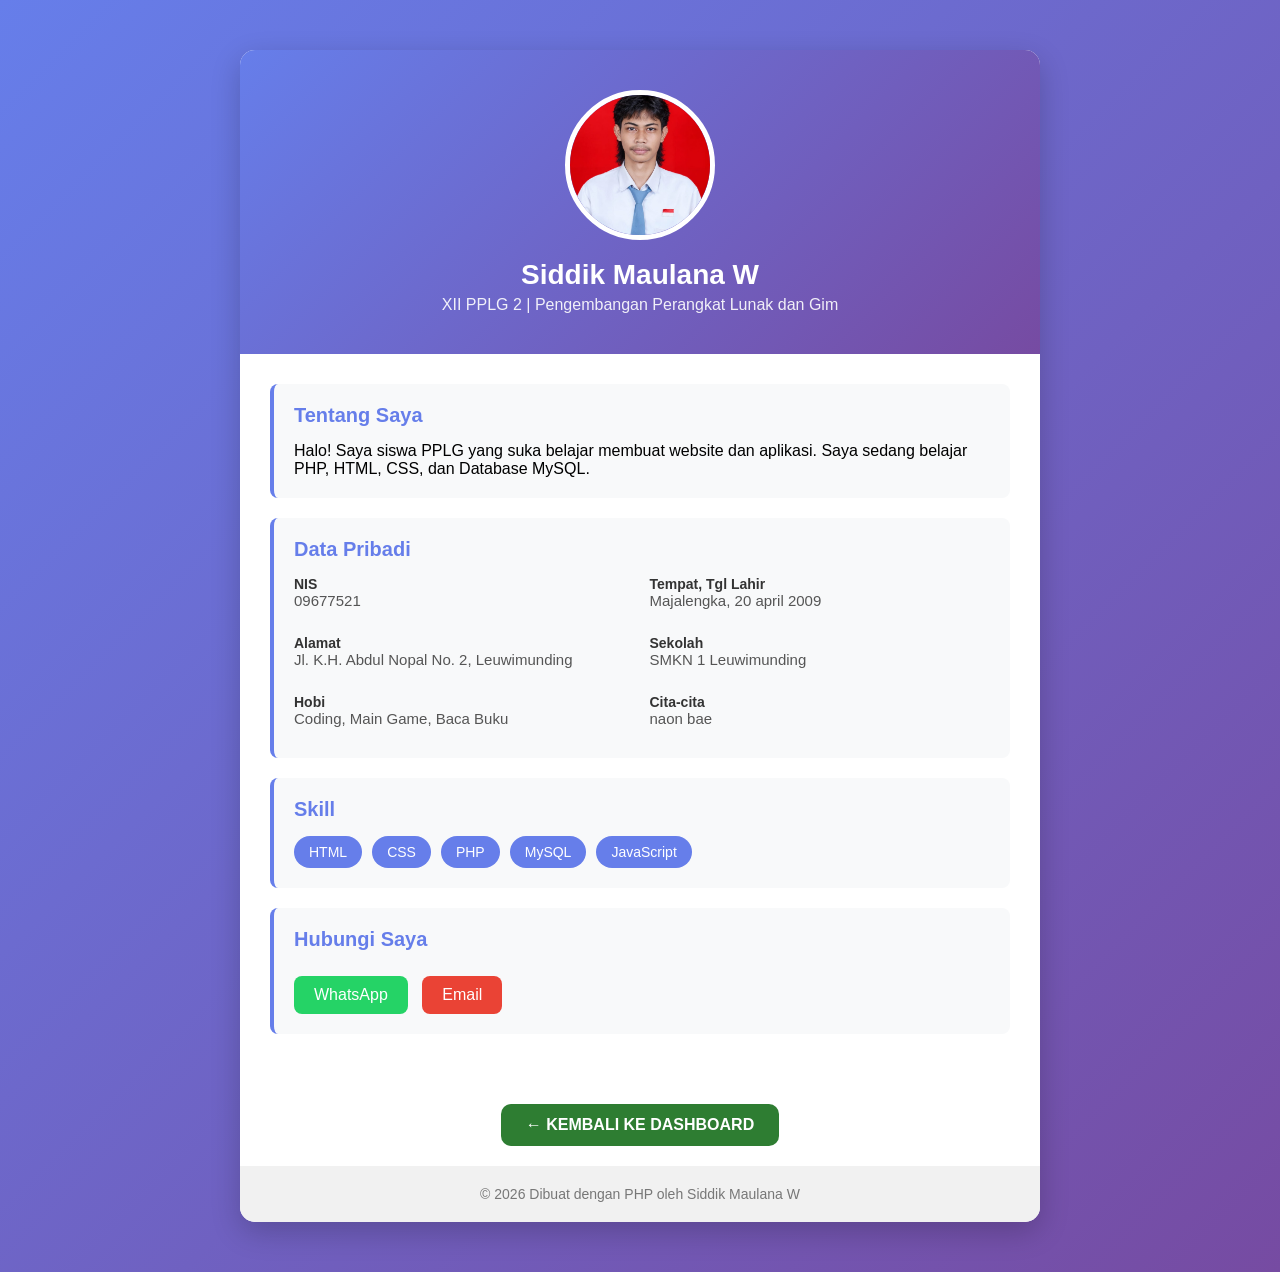
<file: src/siddik/cv.html>
<!DOCTYPE html>
<html lang="id">

<head>
    <meta charset="UTF-8">
    <meta name="viewport" content="width=device-width, initial-scale=1.0">

    <title>Profil - Siddik Maulana W</title>

    <style>
        * {
            margin: 0;
            padding: 0;
            box-sizing: border-box;
            font-family: 'Segoe UI', Arial, sans-serif;
        }

        body {
            background: linear-gradient(135deg, #667eea 0%, #764ba2 100%);
            padding: 20px;
            min-height: 100vh;
        }

        .container {
            max-width: 800px;
            margin: 30px auto;
            background: white;
            border-radius: 15px;
            box-shadow: 0 10px 30px rgba(0,0,0,0.2);
            overflow: hidden;
        }

        .header {
            background: linear-gradient(135deg, #667eea 0%, #764ba2 100%);
            color: white;
            text-align: center;
            padding: 40px 20px;
        }

        .header img {
            width: 150px;
            height: 150px;
            border-radius: 50%;
            border: 5px solid white;
            object-fit: cover;
            margin-bottom: 15px;
        }

        .header h1 {
            font-size: 28px;
            margin-bottom: 5px;
        }

        .header p {
            font-size: 16px;
            opacity: 0.9;
        }

        .content {
            padding: 30px;
        }

        .card {
            background: #f8f9fa;
            border-left: 4px solid #667eea;
            padding: 20px;
            margin-bottom: 20px;
            border-radius: 8px;
        }

        .card h2 {
            color: #667eea;
            margin-bottom: 15px;
            font-size: 20px;
        }

        .info-grid {
            display: grid;
            grid-template-columns: 1fr 1fr;
            gap: 15px;
        }

        .info-item {
            margin-bottom: 10px;
        }

        .info-item b {
            color: #333;
            display: block;
            font-size: 14px;
        }

        .info-item span {
            color: #555;
            font-size: 15px;
        }

        .skill-list {
            display: flex;
            flex-wrap: wrap;
            gap: 10px;
        }

        .skill-list span {
            background: #667eea;
            color: white;
            padding: 8px 15px;
            border-radius: 20px;
            font-size: 14px;
        }

        .kontak a {
            display: inline-block;
            background: #25D366;
            color: white;
            padding: 10px 20px;
            border-radius: 8px;
            text-decoration: none;
            margin-right: 10px;
            margin-top: 10px;
        }

        .kontak a.email {
            background: #EA4335;
        }

        /* TOMBOL KEMBALI KE DASHBOARD */
        .tombol-kembali {
            text-align: center;
            padding: 20px;
        }

        .btn-dashboard {
            display: inline-block;
            padding: 12px 25px;
            background: #2E7D32;
            color: white;
            text-decoration: none;
            border-radius: 10px;
            font-weight: bold;
            transition: 0.3s;
        }

        .btn-dashboard:hover {
            background: #1B5E20;
            transform: translateY(-2px);
        }

        .footer {
            text-align: center;
            padding: 20px;
            background: #f1f1f1;
            color: #777;
            font-size: 14px;
        }

        @media(max-width: 600px) {
            .info-grid {
                grid-template-columns: 1fr;
            }

            .header img {
                width: 120px;
                height: 120px;
            }
        }
    </style>
</head>

<body>

<div class="container">

    <!-- BAGIAN HEADER + FOTO -->
    <div class="header">

        <img src="foto.jpeg"
             alt="Foto Siddik Maulana W">

        <h1>Siddik Maulana W</h1>

        <p>
            XII PPLG 2 |
            Pengembangan Perangkat Lunak dan Gim        </p>

    </div>


    <!-- BAGIAN ISI -->
    <div class="content">

        <!-- TENTANG SAYA -->
        <div class="card">

            <h2>Tentang Saya</h2>

            <p>
                Halo! Saya siswa PPLG yang suka belajar membuat website dan aplikasi. 
Saya sedang belajar PHP, HTML, CSS, dan Database MySQL.            </p>

        </div>


        <!-- DATA PRIBADI -->
        <div class="card">

            <h2>Data Pribadi</h2>

            <div class="info-grid">

                <div class="info-item">
                    <b>NIS</b>
                    <span>09677521</span>
                </div>

                <div class="info-item">
                    <b>Tempat, Tgl Lahir</b>
                    <span>
                        Majalengka,
                        20 april 2009                    </span>
                </div>

                <div class="info-item">
                    <b>Alamat</b>
                    <span>Jl. K.H. Abdul Nopal No. 2, Leuwimunding</span>
                </div>

                <div class="info-item">
                    <b>Sekolah</b>
                    <span>SMKN 1 Leuwimunding</span>
                </div>

                <div class="info-item">
                    <b>Hobi</b>
                    <span>Coding, Main Game, Baca Buku</span>
                </div>

                <div class="info-item">
                    <b>Cita-cita</b>
                    <span>naon bae</span>
                </div>

            </div>

        </div>


        <!-- SKILL -->
        <div class="card">

            <h2>Skill</h2>

            <div class="skill-list">

                <span>HTML</span>
                <span>CSS</span>
                <span>PHP</span>
                <span>MySQL</span>
                <span>JavaScript</span>

            </div>

        </div>


        <!-- KONTAK -->
        <div class="card kontak">

            <h2>Hubungi Saya</h2>

            <a href="https://wa.me/62838-9456-7890"
               target="_blank">
                WhatsApp
            </a>

            <a href="mailto:SDK.vijay@email.com"
               class="email">
                Email
            </a>

        </div>

    </div>


    <!-- TOMBOL KEMBALI -->
    <div class="tombol-kembali">

        <a href="../../dashboard.html#students" class="btn-dashboard">
            ← KEMBALI KE DASHBOARD
        </a>

    </div>


    <!-- FOOTER -->
    <div class="footer">

        <p>
            © 2026 Dibuat dengan PHP oleh
            Siddik Maulana W        </p>

    </div>

</div>

</body>
</html>
</file>
<file: style.css>
:root {
    color-scheme: light;
    font-family: "Segoe UI", Arial, sans-serif;
    color: #172235;
    background: #f7f9fc;
    font-synthesis: none;
    text-rendering: optimizeLegibility;
    -webkit-font-smoothing: antialiased;
    -moz-osx-font-smoothing: grayscale;
    --page: #f7f9fc;
    --panel: #ffffff;
    --panel-2: #f0f4f9;
    --line: rgba(39, 62, 91, 0.12);
    --text: #172235;
    --muted: #53647b;
    --dim: #75849a;
    --green: #167d68;
    --blue: #3478bd;
    --glass: rgba(255, 255, 255, 0.76);
    --glass-highlight: rgba(255, 255, 255, 0.82);
    --glow-cyan: rgba(77, 190, 224, 0.13);
    --glow-violet: rgba(133, 116, 224, 0.1);
    --mono: "Cascadia Code", "SFMono-Regular", Consolas, "Liberation Mono", monospace;
}

* {
    box-sizing: border-box;
}

html {
    scroll-behavior: smooth;
    scroll-padding-top: 24px;
}

body {
    min-width: 320px;
    min-height: 100vh;
    margin: 0;
    background:
        radial-gradient(ellipse at 78% 2%, rgba(107, 208, 232, 0.16), transparent 36%),
        radial-gradient(ellipse at 10% 34%, rgba(160, 145, 236, 0.11), transparent 33%),
        radial-gradient(ellipse at 65% 78%, rgba(117, 213, 187, 0.08), transparent 36%),
        var(--page);
    color: var(--text);
}

.site-shell {
    width: min(100% - 72px, 1280px);
    margin-inline: auto;
}

.site-header {
    display: flex;
    min-height: 76px;
    align-items: center;
    justify-content: space-between;
    gap: 25px;
    border-bottom: 1px solid var(--line);
}

.brand {
    display: inline-flex;
    flex: 0 0 auto;
    align-items: center;
    gap: 10px;
    color: var(--text);
    text-decoration: none;
}

.brand-symbol {
    display: grid;
    width: 35px;
    height: 35px;
    place-items: center;
    border: 1px solid #3d4653;
    border-radius: 9px;
    background: linear-gradient(145deg, #1b222c, #11151d);
    color: var(--green);
    font-family: var(--mono);
    font-size: 15px;
    font-weight: 700;
    letter-spacing: -1.5px;
    box-shadow: inset 0 1px rgba(255, 255, 255, 0.05);
}

.brand-name {
    color: #cbd2dc;
    font-family: var(--mono);
    font-size: 8px;
    font-weight: 650;
    line-height: 1.55;
    letter-spacing: 0.75px;
}

.brand-accent {
    color: var(--green);
}

.main-nav {
    display: flex;
    align-self: stretch;
    align-items: center;
    gap: clamp(23px, 4vw, 47px);
}

.nav-link {
    position: relative;
    display: inline-flex;
    min-height: 100%;
    align-items: center;
    color: #929ba8;
    font-size: 12px;
    text-decoration: none;
    transition: color 150ms ease;
}

.nav-link:hover,
.nav-link.is-current {
    color: #edf1f5;
}

.nav-link.is-current::after {
    position: absolute;
    right: 0;
    bottom: -1px;
    left: 0;
    height: 2px;
    background: var(--green);
    content: "";
    box-shadow: 0 0 10px rgba(179, 243, 107, 0.28);
}

.header-cta {
    display: inline-flex;
    min-height: 37px;
    flex: 0 0 auto;
    align-items: center;
    gap: 13px;
    padding-inline: 13px;
    border: 1px solid #424a55;
    border-radius: 5px;
    background: #151a22;
    color: #e0e5eb;
    font-size: 10px;
    text-decoration: none;
    transition: background-color 150ms ease, border-color 150ms ease;
}

.header-cta:hover {
    border-color: #8fbd60;
    background: #1d2520;
}

.header-cta span {
    color: var(--green);
    font-size: 15px;
}

.hero {
    display: grid;
    min-height: min(610px, calc(100svh - 76px));
    grid-template-columns: 0.87fr 1.13fr;
    align-items: center;
    gap: clamp(30px, 6vw, 78px);
    padding-block: 54px 62px;
}

.hero-copy {
    position: relative;
    z-index: 1;
    padding-block: 20px;
    animation: rise-in 650ms cubic-bezier(.2, .7, .2, 1) both;
}

.eyebrow {
    display: flex;
    align-items: center;
    gap: 9px;
    margin: 0;
    color: #a3adb9;
    font-family: var(--mono);
    font-size: 9px;
    letter-spacing: 0.85px;
}

.eyebrow-mark {
    width: 7px;
    height: 7px;
    border: 1px solid var(--green);
    border-radius: 2px;
    transform: rotate(45deg);
}

.eyebrow-divider {
    color: var(--green);
}

.hero h1 {
    margin: 25px 0 18px;
    color: #f0f3f6;
    font-size: clamp(57px, 7.2vw, 92px);
    font-weight: 650;
    line-height: 0.98;
    letter-spacing: -0.08em;
}

.hero h1 em {
    color: var(--green);
    font-family: Georgia, "Times New Roman", serif;
    font-weight: 400;
    letter-spacing: -0.075em;
}

.hero-description {
    max-width: 415px;
    margin: 0;
    color: #a4adba;
    font-size: 13px;
    line-height: 1.8;
}

.hero-actions {
    display: flex;
    align-items: center;
    gap: 21px;
    margin-top: 26px;
}

.button-dark {
    display: inline-flex;
    min-height: 44px;
    align-items: center;
    gap: 15px;
    padding-inline: 15px;
    border: 1px solid var(--green);
    border-radius: 5px;
    background: var(--green);
    color: #171d12;
    font-size: 11px;
    font-weight: 700;
    text-decoration: none;
    transition: transform 150ms ease, box-shadow 150ms ease, background-color 150ms ease;
}

.button-dark:hover {
    transform: translateY(-2px);
    background: #c8ff85;
    box-shadow: 0 7px 22px rgba(179, 243, 107, 0.17);
}

.button-dark span {
    font-size: 16px;
}

.collection-note {
    color: #87919f;
    font-family: var(--mono);
    font-size: 8px;
    letter-spacing: 0.55px;
}

.collection-note strong {
    margin-right: 5px;
    color: #e6ecf2;
    font-size: 13px;
    font-weight: 500;
}

.hero-index {
    display: flex;
    align-items: center;
    gap: 10px;
    margin-top: 65px;
    color: #75808e;
    font-family: var(--mono);
    font-size: 8px;
    letter-spacing: 0.55px;
}

.hero-index > span:first-child {
    color: var(--green);
}

.index-line {
    width: 32px;
    height: 1px;
    background: #49515c;
}

.editor-window {
    overflow: hidden;
    min-width: 0;
    border: 1px solid #343c49;
    border-radius: 9px;
    background: #10141b;
    box-shadow: 0 30px 75px rgba(0, 0, 0, 0.35), 0 0 0 7px rgba(255, 255, 255, 0.015);
    animation: editor-enter 850ms 90ms cubic-bezier(.2, .7, .2, 1) both;
}

.editor-topbar {
    display: flex;
    min-height: 48px;
    align-items: center;
    gap: 14px;
    padding-inline: 15px;
    border-bottom: 1px solid #29303b;
    background: #171c25;
}

.window-controls {
    display: inline-flex;
    flex: 0 0 auto;
    gap: 5px;
}

.window-controls i {
    width: 7px;
    height: 7px;
    border-radius: 50%;
    background: #515b68;
}

.window-controls i:first-child {
    background: #f17772;
}

.window-controls i:nth-child(2) {
    background: #e6bd65;
}

.window-controls i:nth-child(3) {
    background: #83c777;
}

.editor-tab {
    display: inline-flex;
    min-height: 31px;
    align-items: center;
    gap: 8px;
    padding-inline: 9px;
    border: 1px solid #343c48;
    border-bottom-color: #171c25;
    border-radius: 5px 5px 0 0;
    background: #10141b;
    color: #d4dbe4;
    font-family: var(--mono);
    font-size: 10px;
}

.php-mark {
    display: grid;
    width: 21px;
    height: 15px;
    place-items: center;
    border: 1px solid #71819a;
    border-radius: 8px;
    color: #aecaff;
    font-size: 7px;
}

.editor-menu {
    margin-left: auto;
    color: #84909f;
    font-size: 19px;
    letter-spacing: 2px;
}

.editor-content {
    display: flex;
    min-height: 264px;
    padding-block: 24px 19px;
    background:
        linear-gradient(90deg, transparent 0, transparent 51px, rgba(255, 255, 255, 0.035) 52px, transparent 53px),
        radial-gradient(ellipse at 85% 15%, rgba(73, 95, 72, 0.08), transparent 45%),
        #10141b;
}

.editor-gutter {
    display: flex;
    width: 51px;
    flex: 0 0 auto;
    flex-direction: column;
    align-items: flex-end;
    gap: 10px;
    padding-right: 15px;
    color: #56606f;
    font-family: var(--mono);
    font-size: 10px;
    line-height: 1.65;
    user-select: none;
}

.editor-code {
    display: grid;
    align-content: start;
    gap: 10px;
    min-width: 0;
    padding-left: 17px;
    color: #e3e8ef;
    font-family: var(--mono);
    font-size: clamp(10px, 1vw, 12px);
    line-height: 1.65;
    white-space: nowrap;
}

.editor-code > div {
    overflow: hidden;
    text-overflow: ellipsis;
}

.code-purple {
    color: #d8a5ff;
}

.code-yellow {
    color: #ffd479;
}

.code-green {
    color: #b7e58b;
}

.code-blue {
    color: #8bc8ff;
}

.code-muted {
    color: #8791a0;
}

.code-indent {
    padding-left: 20px;
}

.code-indent-two {
    padding-left: 42px;
}

.editor-comment {
    color: #748072;
    font-style: italic;
}

.editor-status {
    display: flex;
    min-height: 34px;
    align-items: center;
    justify-content: space-between;
    gap: 12px;
    padding-inline: 14px;
    border-top: 1px solid #29303b;
    background: #151b23;
    color: #919baa;
    font-family: var(--mono);
    font-size: 8px;
    letter-spacing: 0.35px;
}

.editor-status > span:first-child {
    display: inline-flex;
    align-items: center;
    gap: 7px;
}

.status-dot {
    display: inline-block;
    width: 6px;
    height: 6px;
    flex: 0 0 auto;
    border-radius: 50%;
    background: var(--green);
    box-shadow: 0 0 8px rgba(179, 243, 107, 0.45);
}

.status-separator {
    margin-inline: 5px;
    color: #566170;
}

.students-section {
    padding-block: 47px 74px;
    border-top: 1px solid var(--line);
}

.section-topline {
    display: flex;
    align-items: flex-end;
    justify-content: space-between;
    gap: 25px;
}

.section-eyebrow {
    margin-bottom: 13px;
    font-size: 8px;
}

.section-topline h2 {
    margin: 0;
    color: #edf0f4;
    font-size: clamp(34px, 4.7vw, 58px);
    font-weight: 570;
    line-height: 1.05;
    letter-spacing: -0.07em;
}

.section-topline h2 em {
    color: var(--green);
    font-family: Georgia, "Times New Roman", serif;
    font-weight: 400;
}

.section-intro {
    margin: 0 0 4px;
    color: #929ba8;
    font-size: 11px;
    line-height: 1.7;
}

.collection-toolbar {
    display: flex;
    min-height: 60px;
    align-items: center;
    justify-content: space-between;
    gap: 16px;
    margin-top: 29px;
    border-top: 1px solid var(--line);
    border-bottom: 1px solid var(--line);
}

.toolbar-title {
    display: flex;
    align-items: center;
    gap: 12px;
    color: #d9dfe7;
    font-family: var(--mono);
    font-size: 9px;
    letter-spacing: 0.55px;
}

.toolbar-count {
    color: #8993a0;
    font-size: 8px;
}

.search-box {
    display: flex;
    width: min(100%, 275px);
    min-height: 36px;
    align-items: center;
    padding-inline: 10px;
    border: 1px solid #343c48;
    border-radius: 5px;
    background: #121720;
    transition: border-color 150ms ease, box-shadow 150ms ease, background-color 150ms ease;
}

.search-box:focus-within {
    border-color: #8cad68;
    background: #151a22;
    box-shadow: 0 0 0 3px rgba(179, 243, 107, 0.08);
}

.search-icon {
    display: inline-flex;
    width: 15px;
    height: 15px;
    flex: 0 0 auto;
    margin-right: 8px;
    color: #8994a2;
}

.search-icon svg {
    width: 100%;
    height: 100%;
    fill: none;
    stroke: currentColor;
    stroke-linecap: round;
    stroke-width: 1.8;
}

.search-box input {
    width: 100%;
    min-width: 0;
    min-height: 34px;
    border: 0;
    outline: 0;
    background: transparent;
    color: #e8edf3;
    font: inherit;
    font-size: 11px;
}

.search-box input::placeholder {
    color: #818b99;
}

.search-box input::-webkit-search-cancel-button {
    display: none;
}

.search-shortcut {
    display: inline-grid;
    width: 18px;
    height: 19px;
    flex: 0 0 auto;
    place-items: center;
    border: 1px solid #3c4552;
    border-radius: 3px;
    color: #9aa4b1;
    font-family: var(--mono);
    font-size: 10px;
}

.clear-search {
    display: inline-grid;
    width: 26px;
    height: 28px;
    flex: 0 0 auto;
    place-items: center;
    border: 0;
    border-radius: 4px;
    background: transparent;
    color: #d5dce5;
    cursor: pointer;
    font: inherit;
    font-size: 18px;
}

.clear-search:hover {
    background: #252d38;
}

.clear-search[hidden] {
    display: none;
}

.search-count {
    margin: 0;
    color: #9aa4b2;
    font-size: 10px;
}

.student-grid {
    display: grid;
    grid-template-columns: repeat(2, minmax(0, 1fr));
    gap: 17px;
    padding-top: 19px;
}

.student-card {
    min-width: 0;
    animation: rise-in 600ms cubic-bezier(.2, .7, .2, 1) both;
}

.student-card:nth-child(2) {
    animation-delay: 100ms;
}

.student-card[hidden] {
    display: none;
}

.student-card-link {
    display: block;
    overflow: hidden;
    border: 1px solid #2d3541;
    border-radius: 8px;
    background: linear-gradient(145deg, #151b24, #11161e);
    color: inherit;
    text-decoration: none;
    box-shadow: 0 12px 27px rgba(0, 0, 0, 0.14);
    transition: transform 200ms ease, border-color 200ms ease, box-shadow 200ms ease;
}

.portrait-panel {
    position: relative;
    overflow: hidden;
    display: grid;
    min-height: clamp(210px, 24vw, 290px);
    place-items: center;
    isolation: isolate;
    background:
        repeating-linear-gradient(
            0deg,
            transparent 0,
            transparent 4px,
            rgba(151, 236, 236, 0.035) 5px
        ),
        linear-gradient(112deg, transparent 20%, rgba(94, 226, 222, 0.08) 48%, rgba(166, 151, 255, 0.07) 63%, transparent 82%),
        linear-gradient(90deg, transparent 49.9%, rgba(180, 195, 211, 0.07) 50%, transparent 50.1%),
        linear-gradient(0deg, transparent 49.9%, rgba(180, 195, 211, 0.055) 50%, transparent 50.1%),
        linear-gradient(138deg, #202832, #171d25 58%, #20242c);
}

.tone-silver .portrait-panel {
    background:
        repeating-linear-gradient(
            0deg,
            transparent 0,
            transparent 4px,
            rgba(151, 236, 236, 0.035) 5px
        ),
        linear-gradient(112deg, transparent 20%, rgba(94, 226, 222, 0.08) 48%, rgba(166, 151, 255, 0.07) 63%, transparent 82%),
        linear-gradient(90deg, transparent 49.9%, rgba(180, 195, 211, 0.07) 50%, transparent 50.1%),
        linear-gradient(0deg, transparent 49.9%, rgba(180, 195, 211, 0.055) 50%, transparent 50.1%),
        linear-gradient(138deg, #252a31, #191d24 58%, #222832);
}

.portrait-panel::before,
.portrait-panel::after {
    position: absolute;
    z-index: -1;
    content: "";
    pointer-events: none;
}

.portrait-panel::before {
    top: -40%;
    left: -20%;
    width: 140%;
    height: 38%;
    z-index: 0;
    background: linear-gradient(
        180deg,
        transparent,
        rgba(121, 245, 234, 0.025) 30%,
        rgba(121, 245, 234, 0.15) 50%,
        rgba(184, 167, 255, 0.07) 58%,
        transparent
    );
    filter: blur(1px);
    transform: rotate(-8deg);
    animation: hologram-scan 7s linear infinite;
}

.portrait-panel::after {
    top: 20px;
    right: 20px;
    z-index: 1;
    width: 42px;
    height: 42px;
    border-top: 1px solid rgba(200, 213, 228, 0.25);
    border-right: 1px solid rgba(200, 213, 228, 0.25);
}

.portrait-grain {
    position: absolute;
    z-index: 0;
    background-image: radial-gradient(rgba(215, 225, 237, 0.8) 0.55px, transparent 0.75px);
    background-size: 6px 6px;
    opacity: 0.08;
    inset: 0;
    mask-image: linear-gradient(130deg, #000 0%, transparent 90%);
}

.portrait-number,
.portrait-caption {
    position: absolute;
    z-index: 1;
    color: #9da9b8;
    font-family: var(--mono);
    font-size: 8px;
    letter-spacing: 0.85px;
}

.portrait-number {
    top: 16px;
    left: 17px;
}

.portrait-caption {
    right: 17px;
    bottom: 16px;
    color: #8c98a7;
    line-height: 1.5;
    text-align: right;
}

.portrait-monogram {
    position: relative;
    z-index: 1;
    display: grid;
    width: 100%;
    min-height: inherit;
    place-items: center;
    padding-bottom: 8px;
    color: rgba(198, 250, 246, 0.92);
    font-family: var(--mono);
    font-size: clamp(100px, 15vw, 176px);
    font-style: normal;
    font-weight: 300;
    line-height: 1;
    letter-spacing: -0.12em;
    text-shadow: 0 0 18px rgba(98, 239, 224, 0.2), 0 0 46px rgba(107, 191, 255, 0.14);
    transition: transform 500ms cubic-bezier(.2, .75, .2, 1), color 250ms ease;
}

.portrait-monogram::before {
    position: absolute;
    right: 17%;
    bottom: 20%;
    color: rgba(179, 243, 107, 0.65);
    content: "</>";
    font-family: var(--mono);
    font-size: 12px;
    font-style: normal;
    font-weight: 500;
    letter-spacing: 0.1em;
    text-shadow: none;
}

.portrait-code {
    position: absolute;
    bottom: 21px;
    left: 37px;
    z-index: 2;
    color: #a7c5c9;
    font-family: var(--mono);
    font-size: 8px;
    letter-spacing: 0.1px;
}

.portrait-code i {
    color: #c59af2;
    font-style: normal;
}

.portrait-code b {
    color: #c6e797;
    font-weight: 400;
}

.portrait-open {
    position: absolute;
    right: 16px;
    bottom: 16px;
    z-index: 2;
    display: grid;
    width: 34px;
    height: 34px;
    place-items: center;
    border: 1px solid rgba(201, 217, 234, 0.4);
    border-radius: 50%;
    background: rgba(16, 20, 27, 0.3);
    color: #ecf2f8;
    font-size: 16px;
    opacity: 0;
    transform: translate(-5px, 5px);
    transition: transform 220ms ease, opacity 220ms ease, background-color 220ms ease;
}

.student-card-info {
    display: flex;
    align-items: center;
    justify-content: space-between;
    gap: 15px;
    padding: 17px 17px 14px;
}

.student-role {
    color: #a0aab7;
    font-family: var(--mono);
    font-size: 8px;
    letter-spacing: 0.8px;
}

.student-card-info h3 {
    margin: 7px 0 0;
    color: #edf1f6;
    font-size: 24px;
    font-weight: 550;
    letter-spacing: -0.7px;
}

.student-arrow {
    display: grid;
    width: 35px;
    height: 35px;
    flex: 0 0 auto;
    place-items: center;
    border: 1px solid #414b59;
    border-radius: 50%;
    color: #cbd3dd;
    font-size: 15px;
    transition: color 180ms ease, background-color 180ms ease, border-color 180ms ease, transform 180ms ease;
}

.student-card-footer {
    display: flex;
    justify-content: space-between;
    gap: 12px;
    margin-inline: 17px;
    padding-block: 11px 13px;
    border-top: 1px solid #2b333f;
    color: #8792a0;
    font-family: var(--mono);
    font-size: 8px;
    letter-spacing: 0.4px;
}

.student-card-footer span:last-child {
    color: #abb5c2;
}

.student-card-link:hover,
.student-card-link:focus-visible {
    transform: translateY(-4px);
    border-color: rgba(112, 231, 221, 0.58);
    box-shadow: 0 20px 38px rgba(0, 0, 0, 0.3), 0 0 25px rgba(86, 222, 214, 0.1);
}

.student-card-link:hover .portrait-monogram,
.student-card-link:focus-visible .portrait-monogram {
    transform: translateX(5px);
    color: #a8fff3;
}

.student-card-link:hover .portrait-open,
.student-card-link:focus-visible .portrait-open {
    transform: translate(0, 0);
    background: rgba(179, 243, 107, 0.16);
    opacity: 1;
}

.student-card-link:hover .student-arrow,
.student-card-link:focus-visible .student-arrow {
    transform: rotate(45deg);
    border-color: var(--green);
    background: var(--green);
    color: #17200e;
}

.no-results {
    margin: 22px 0 0;
    padding: 22px;
    border: 1px solid #333c49;
    border-radius: 6px;
    color: #a4adba;
    font-size: 12px;
    text-align: center;
}

.no-results[hidden] {
    display: none;
}

.site-footer {
    display: flex;
    min-height: 68px;
    align-items: center;
    justify-content: space-between;
    gap: 15px;
    border-top: 1px solid var(--line);
    color: #8993a0;
    font-family: var(--mono);
    font-size: 8px;
    letter-spacing: 0.35px;
}

.footer-brand {
    display: inline-flex;
    align-items: center;
    gap: 8px;
    color: #dbe1e8;
    text-decoration: none;
}

.footer-brand .brand-symbol {
    width: 26px;
    height: 26px;
    font-size: 12px;
}

.footer-dot {
    padding-inline: 4px;
    color: var(--green);
}

.header-cta:focus-visible,
.button-dark:focus-visible,
.nav-link:focus-visible,
.brand:focus-visible,
.footer-brand:focus-visible,
.student-card-link:focus-visible,
.clear-search:focus-visible {
    outline: 2px solid var(--green);
    outline-offset: 4px;
}

.visually-hidden {
    position: absolute;
    width: 1px;
    height: 1px;
    overflow: hidden;
    clip: rect(0, 0, 0, 0);
    white-space: nowrap;
    clip-path: inset(50%);
}

@keyframes rise-in {
    from {
        opacity: 0;
        transform: translateY(14px);
    }

    to {
        opacity: 1;
        transform: translateY(0);
    }
}

@keyframes editor-enter {
    from {
        opacity: 0;
        transform: translateY(12px) scale(0.985);
    }

    to {
        opacity: 1;
        transform: translateY(0) scale(1);
    }
}

@keyframes hologram-scan {
    from {
        top: -42%;
    }

    to {
        top: 112%;
    }
}

@media (max-width: 850px) {
    .site-shell {
        width: min(100% - 52px, 1280px);
    }

    .hero {
        min-height: 540px;
        grid-template-columns: 0.9fr 1.1fr;
        gap: 27px;
    }

    .hero h1 {
        font-size: clamp(54px, 8vw, 72px);
    }

    .editor-content {
        min-height: 245px;
    }
}

@media (max-width: 620px) {
    .site-shell {
        width: min(100% - 36px, 1280px);
    }

    .site-header {
        min-height: 68px;
        gap: 12px;
    }

    .brand {
        gap: 7px;
    }

    .brand-symbol {
        width: 30px;
        height: 30px;
    }

    .brand-name {
        font-size: 7px;
    }

    .main-nav {
        gap: 16px;
    }

    .nav-link {
        font-size: 10px;
    }

    .header-cta {
        min-height: 34px;
        gap: 7px;
        padding-inline: 8px;
        font-size: 8px;
    }

    .hero {
        min-height: 0;
        grid-template-columns: 1fr;
        gap: 28px;
        padding-block: 42px 43px;
    }

    .hero-copy {
        padding-block: 0;
    }

    .hero h1 {
        margin-block: 21px 16px;
        font-size: clamp(59px, 13vw, 82px);
    }

    .hero-description {
        max-width: 430px;
        font-size: 13px;
    }

    .hero-index {
        margin-top: 31px;
    }

    .editor-content {
        min-height: 244px;
    }

    .students-section {
        padding-block: 39px 52px;
    }

    .section-topline {
        align-items: flex-start;
        flex-direction: column;
        gap: 12px;
    }

    .section-topline h2 {
        font-size: clamp(39px, 9vw, 56px);
    }

    .collection-toolbar {
        flex-wrap: wrap;
        gap: 10px;
        padding-block: 12px;
    }

    .toolbar-title {
        width: 100%;
        justify-content: space-between;
    }

    .search-box {
        width: 100%;
    }

    .search-count {
        width: 100%;
    }

    .student-grid {
        grid-template-columns: 1fr;
        gap: 19px;
        padding-top: 17px;
    }

    .portrait-panel {
        min-height: clamp(250px, 77vw, 360px);
    }

    .portrait-monogram {
        width: clamp(108px, 32vw, 145px);
        font-size: clamp(68px, 20vw, 92px);
    }

    .site-footer {
        align-items: flex-start;
        flex-direction: column;
        justify-content: center;
        gap: 9px;
        padding-block: 14px;
    }
}

/* Light glass palette */
.site-header {
    background: rgba(250, 252, 255, 0.82);
}

.brand-symbol,
.header-cta,
.search-box,
.student-card-link {
    border-color: rgba(39, 62, 91, 0.14);
    box-shadow:
        inset 0 1px 0 rgba(255, 255, 255, 0.92),
        0 16px 44px rgba(49, 72, 105, 0.09);
}

.brand-symbol {
    background-image: linear-gradient(145deg, #ffffff, #e9f1f8);
    color: #167d68;
}

.brand-name,
.footer-brand {
    color: #34465e;
}

.header-cta {
    background: rgba(255, 255, 255, 0.76);
    color: #35475e;
}

.header-cta:hover {
    border-color: rgba(22, 125, 104, 0.48);
    background: rgba(223, 247, 240, 0.9);
    color: #155f53;
}

.hero h1 {
    color: #152238;
    text-shadow: 0 5px 38px rgba(83, 135, 183, 0.1);
}

.hero h1 em,
.section-topline h2 em {
    color: #168b74;
    text-shadow: 0 0 32px rgba(112, 204, 190, 0.22);
}

.eyebrow,
.hero-description,
.section-intro,
.hero-index,
.collection-note,
.hero-stat span {
    color: #5d6e82;
}

.section-topline h2,
.hero-stat strong {
    color: #1b2a40;
}

.button-dark {
    border-color: rgba(22, 125, 104, 0.38);
    background: linear-gradient(135deg, #b8ffe5, #86e8d8);
    color: #123f3a;
    box-shadow:
        inset 0 1px 0 rgba(255, 255, 255, 0.82),
        0 8px 28px rgba(94, 180, 173, 0.16);
}

.button-dark:hover {
    background: linear-gradient(135deg, #d0ffef, #9af3e3);
}

.editor-window {
    box-shadow:
        inset 0 1px 0 rgba(255, 255, 255, 0.17),
        0 30px 80px rgba(20, 43, 68, 0.2),
        0 0 70px rgba(76, 178, 220, 0.1);
}

.students-section,
.collection-toolbar,
.site-footer {
    border-color: rgba(39, 62, 91, 0.13);
}

.toolbar-title {
    color: #34465e;
}

.toolbar-count,
.search-count,
.search-icon {
    color: #718198;
}

.search-box {
    background: rgba(255, 255, 255, 0.82);
}

.search-box:focus-within {
    border-color: rgba(52, 120, 189, 0.48);
    background: #ffffff;
    box-shadow: 0 0 0 3px rgba(101, 185, 255, 0.12), 0 0 26px rgba(101, 185, 255, 0.12);
}

.search-box input {
    color: #203149;
}

.search-box input::placeholder {
    color: #7d8ba0;
}

.search-shortcut {
    border-color: rgba(39, 62, 91, 0.16);
    color: #65758b;
}

.category-filters {
    scrollbar-color: rgba(22, 125, 104, 0.28) transparent;
}

.filter-chip {
    border-color: rgba(39, 62, 91, 0.13);
    background: rgba(255, 255, 255, 0.76);
    color: #586a82;
}

.filter-chip span {
    color: #8391a5;
}

.filter-chip:hover {
    border-color: rgba(22, 125, 104, 0.36);
    color: #215a57;
}

.filter-chip.is-active {
    border-color: rgba(22, 125, 104, 0.32);
    background: linear-gradient(135deg, rgba(112, 238, 216, 0.24), rgba(101, 185, 255, 0.13));
    color: #145e54;
    box-shadow: inset 0 1px 0 rgba(255, 255, 255, 0.8), 0 0 20px rgba(101, 185, 255, 0.09);
}

.filter-chip.is-active span {
    color: #297d6c;
}

.filter-chip:focus-visible {
    outline-color: #258d78;
}

.student-card-link {
    background:
        linear-gradient(145deg, rgba(255, 255, 255, 0.94), rgba(248, 251, 255, 0.82) 42%),
        rgba(255, 255, 255, 0.76);
    box-shadow:
        inset 0 1px 0 rgba(255, 255, 255, 0.98),
        0 16px 42px rgba(49, 72, 105, 0.11);
}

.portrait-panel {
    background:
        radial-gradient(ellipse at 78% 8%, rgba(255, 255, 255, 0.65), transparent 32%),
        linear-gradient(125deg, rgba(95, 199, 222, 0.14), transparent 47%),
        linear-gradient(135deg, #e5f4f4, #e9eef5 62%, #edeafb);
}

.tone-emerald .portrait-panel,
.tone-cyan .portrait-panel {
    background:
        radial-gradient(ellipse at 78% 8%, rgba(255, 255, 255, 0.68), transparent 32%),
        linear-gradient(125deg, rgba(90, 228, 199, 0.2), transparent 48%),
        linear-gradient(135deg, #dff4ee, #e9f2f4 62%, #e5eef8);
}

.tone-rose .portrait-panel,
.tone-indigo .portrait-panel {
    background:
        radial-gradient(ellipse at 78% 8%, rgba(255, 255, 255, 0.7), transparent 32%),
        linear-gradient(125deg, rgba(151, 132, 255, 0.16), transparent 48%),
        linear-gradient(135deg, #eee8fb, #edf0f8 62%, #e4eff8);
}

.portrait-panel::before {
    background: linear-gradient(
        180deg,
        transparent,
        rgba(255, 255, 255, 0.04) 30%,
        rgba(255, 255, 255, 0.43) 50%,
        rgba(183, 166, 255, 0.13) 58%,
        transparent
    );
}

.portrait-panel::after {
    border-color: rgba(83, 111, 145, 0.25);
}

.portrait-grain {
    opacity: 0.035;
}

.portrait-number,
.portrait-caption {
    color: #62758c;
}

.portrait-monogram {
    color: rgba(44, 91, 119, 0.79);
    text-shadow: 0 0 22px rgba(98, 224, 255, 0.17), 0 0 55px rgba(161, 143, 255, 0.12);
}

.portrait-monogram::before {
    color: rgba(22, 125, 104, 0.7);
}

.portrait-code {
    color: #536f7a;
}

.portrait-code b {
    color: #3d765d;
}

.student-role {
    color: #63758c;
}

.student-card-info h3 {
    color: #1c2a3f;
}

.student-arrow {
    border-color: rgba(39, 62, 91, 0.2);
    color: #496179;
}

.student-status {
    color: #26745f;
}

.student-status i {
    background: #3caa84;
}

.student-skills {
    color: #75859b;
}

.student-card-footer {
    border-top-color: rgba(39, 62, 91, 0.12);
    color: #7c8ba0;
}

.student-card-footer span:last-child {
    color: #4b7087;
}

.student-card-link:hover,
.student-card-link:focus-visible {
    border-color: rgba(52, 151, 171, 0.4);
    box-shadow:
        inset 0 1px 0 rgba(255, 255, 255, 0.98),
        0 22px 48px rgba(49, 72, 105, 0.16),
        0 0 28px rgba(101, 185, 255, 0.13);
}

.student-card-link:hover .portrait-monogram,
.student-card-link:focus-visible .portrait-monogram {
    color: #287f83;
}

.student-card-link:hover .portrait-open,
.student-card-link:focus-visible .portrait-open {
    background: rgba(255, 255, 255, 0.82);
    color: #176b69;
}

.student-card-link:hover .student-arrow,
.student-card-link:focus-visible .student-arrow {
    border-color: rgba(22, 125, 104, 0.42);
    background: rgba(156, 245, 212, 0.32);
    color: #176b69;
}

.no-results {
    border-color: rgba(39, 62, 91, 0.15);
    color: #53647b;
}

.site-footer {
    color: #75849a;
}

.footer-brand {
    color: #34465e;
}

.header-cta:focus-visible,
.button-dark:focus-visible,
.nav-link:focus-visible,
.brand:focus-visible,
.footer-brand:focus-visible,
.student-card-link:focus-visible,
.clear-search:focus-visible {
    outline-color: #258d78;
}

:root {
    --muted: #465a73;
    --dim: #5c6d84;
}

.nav-link {
    color: #53647b;
}

.nav-link:hover,
.nav-link.is-current {
    color: #172b43;
}

.nav-link.is-current::after {
    background: #168b74;
    box-shadow: 0 0 10px rgba(22, 139, 116, 0.2);
}

.brand-name,
.toolbar-title,
.section-intro,
.hero-description,
.eyebrow,
.hero-index,
.collection-note,
.toolbar-count,
.search-count,
.search-icon,
.search-box input::placeholder,
.student-role,
.student-skills,
.student-card-footer,
.site-footer {
    color: #465a73;
}

.hero-stat span,
.portrait-number,
.portrait-caption,
.search-shortcut,
.student-card-footer span:last-child {
    color: #52647b;
}

.filter-chip {
    color: #40536c;
}

.filter-chip span {
    color: #52647b;
}

.portrait-monogram {
    color: rgba(35, 72, 96, 0.92);
    text-shadow: 0 1px 0 rgba(255, 255, 255, 0.35), 0 0 22px rgba(62, 169, 190, 0.12);
}

.portrait-monogram::before {
    color: #176c5c;
}

.student-status {
    color: #17634f;
}

.no-results {
    color: #465a73;
}

@media (max-width: 390px) {
    .site-shell {
        width: calc(100% - 28px);
    }

    .site-header {
        flex-wrap: wrap;
        min-height: 0;
        padding-top: 9px;
    }

    .brand {
        min-height: 38px;
    }

    .main-nav {
        order: 3;
        width: 100%;
        height: 38px;
    }

    .header-cta {
        margin-left: auto;
    }

    .nav-link.is-current::after {
        bottom: 0;
    }

    .hero {
        padding-top: 36px;
    }

    .eyebrow {
        gap: 6px;
        font-size: 7px;
        letter-spacing: 0.45px;
    }

    .hero h1 {
        font-size: clamp(54px, 14vw, 68px);
    }

    .hero-actions {
        flex-wrap: wrap;
        gap: 15px;
    }

    .hero-index {
        font-size: 7px;
    }

    .editor-topbar {
        min-height: 43px;
        padding-inline: 10px;
    }

    .editor-content {
        min-height: 222px;
        padding-block: 20px 14px;
    }

    .editor-gutter {
        width: 39px;
        gap: 9px;
        padding-right: 9px;
        font-size: 9px;
    }

    .editor-code {
        gap: 9px;
        padding-left: 10px;
        font-size: 9px;
    }

    .editor-status {
        padding-inline: 9px;
        font-size: 7px;
    }

    .section-topline h2 {
        font-size: 39px;
    }

    .student-card-footer {
        font-size: 7px;
    }
}

@media (max-width: 340px) {
    .main-nav {
        gap: 12px;
    }

    .hero-actions {
        align-items: flex-start;
        flex-direction: column;
    }

    .editor-status {
        font-size: 6px;
    }

    .student-card-footer {
        align-items: flex-start;
        flex-direction: column;
        gap: 6px;
    }
}

@media (prefers-reduced-motion: reduce) {
    *,
    *::before,
    *::after {
        scroll-behavior: auto !important;
        animation-duration: 0.01ms !important;
        animation-iteration-count: 1 !important;
        transition-duration: 0.01ms !important;
    }
}

/* Soft-glass finish: reflective highlights stay subtle so content remains primary. */
.site-header {
    position: sticky;
    top: 0;
    z-index: 10;
    background: rgba(9, 13, 22, 0.68);
    backdrop-filter: blur(20px) saturate(145%);
    -webkit-backdrop-filter: blur(20px) saturate(145%);
}

.brand-symbol,
.header-cta,
.search-box,
.editor-window,
.student-card-link {
    background-color: var(--glass);
    border-color: rgba(201, 225, 248, 0.18);
    box-shadow:
        inset 0 1px 0 rgba(255, 255, 255, 0.12),
        0 16px 44px rgba(0, 0, 0, 0.18);
    backdrop-filter: blur(18px) saturate(145%);
    -webkit-backdrop-filter: blur(18px) saturate(145%);
}

.brand-symbol {
    background-image: linear-gradient(145deg, rgba(229, 248, 255, 0.13), rgba(41, 66, 91, 0.12));
}

.header-cta {
    border-radius: 999px;
    transition: border-color 180ms ease, background-color 180ms ease, box-shadow 180ms ease;
}

.header-cta:hover {
    border-color: rgba(156, 245, 212, 0.65);
    background: rgba(45, 83, 87, 0.42);
    box-shadow: 0 0 24px rgba(101, 224, 255, 0.12);
}

.cv-directory-list {
    display: grid;
    grid-template-columns: repeat(auto-fit, minmax(min(100%, 220px), 1fr));
    gap: 12px;
    padding: 0;
    list-style: none;
}

.cv-directory-item {
    overflow: hidden;
    border: 1px solid var(--line);
    border-radius: 14px;
    background: var(--glass);
}

.cv-directory-link {
    display: flex;
    min-height: 88px;
    align-items: center;
    gap: 14px;
    padding: 12px;
    color: var(--text);
    font-weight: 650;
    text-decoration: none;
}

.cv-directory-photo,
.cv-directory-fallback {
    width: 64px;
    height: 64px;
    flex: 0 0 64px;
    border: 1px solid var(--line);
    border-radius: 12px;
    object-fit: cover;
}

.cv-directory-fallback {
    display: grid;
    place-items: center;
    background: var(--panel-2);
    color: var(--green);
    font-size: 24px;
}

.cv-directory-item:hover {
    border-color: rgba(22, 125, 104, 0.36);
    box-shadow: 0 8px 24px rgba(39, 62, 91, 0.08);
}

.cv-directory-link:focus-visible {
    outline: 3px solid var(--green);
    outline-offset: -3px;
}

.hero {
    position: relative;
}

.hero::before {
    position: absolute;
    top: 8%;
    right: 0;
    width: min(42vw, 520px);
    aspect-ratio: 1;
    border-radius: 50%;
    background: radial-gradient(circle, rgba(96, 202, 237, 0.12), rgba(127, 119, 227, 0.055) 38%, transparent 70%);
    content: "";
    filter: blur(14px);
    pointer-events: none;
}

.hero-copy,
.editor-window {
    position: relative;
    z-index: 1;
}

.hero h1 {
    text-shadow: 0 5px 38px rgba(150, 199, 255, 0.09);
}

.hero h1 em,
.section-topline h2 em {
    color: #aaf4e0;
    text-shadow: 0 0 32px rgba(112, 238, 216, 0.2);
}

.button-dark {
    border-color: rgba(185, 255, 228, 0.8);
    border-radius: 999px;
    background: linear-gradient(135deg, #b8ffe5, #86e8d8);
    box-shadow:
        inset 0 1px 0 rgba(255, 255, 255, 0.66),
        0 8px 28px rgba(94, 225, 203, 0.16);
}

.button-dark:hover {
    background: linear-gradient(135deg, #d0ffef, #9af3e3);
    box-shadow: 0 10px 34px rgba(94, 225, 203, 0.24);
}

.hero-stats {
    display: flex;
    flex-wrap: wrap;
    gap: 22px;
    margin-top: 31px;
}

.hero-stat {
    display: grid;
    gap: 5px;
    min-width: 90px;
}

.hero-stat strong {
    color: #eff8ff;
    font-family: var(--mono);
    font-size: 20px;
    font-weight: 500;
    letter-spacing: -0.08em;
}

.hero-stat span {
    color: #8796ab;
    font-family: var(--mono);
    font-size: 7px;
    letter-spacing: 0.65px;
}

.hero-index {
    margin-top: 34px;
}

.editor-window {
    overflow: hidden;
    border-radius: 16px;
    background:
        linear-gradient(145deg, rgba(208, 239, 255, 0.075), transparent 35%),
        rgba(15, 22, 35, 0.76);
    box-shadow:
        inset 0 1px 0 rgba(255, 255, 255, 0.17),
        0 30px 80px rgba(0, 0, 0, 0.36),
        0 0 70px rgba(76, 178, 220, 0.08);
}

.editor-topbar,
.editor-status {
    background-color: rgba(206, 229, 255, 0.045);
}

.students-section {
    border-top-color: rgba(200, 222, 246, 0.15);
}

.collection-toolbar {
    border-color: rgba(200, 222, 246, 0.15);
}

.search-box {
    border-radius: 999px;
}

.search-box:focus-within {
    border-color: rgba(101, 224, 255, 0.72);
    background: rgba(22, 38, 55, 0.82);
    box-shadow: 0 0 0 3px rgba(101, 224, 255, 0.09), 0 0 26px rgba(101, 224, 255, 0.1);
}

.category-filters {
    display: flex;
    gap: 8px;
    overflow-x: auto;
    padding: 14px 0 2px;
    scrollbar-width: thin;
    scrollbar-color: rgba(156, 245, 212, 0.3) transparent;
}

.filter-chip {
    display: inline-flex;
    min-height: 34px;
    flex: 0 0 auto;
    align-items: center;
    gap: 9px;
    padding: 0 12px;
    border: 1px solid rgba(190, 213, 240, 0.14);
    border-radius: 999px;
    background: rgba(202, 225, 255, 0.035);
    color: #aab8cc;
    cursor: pointer;
    font: inherit;
    font-size: 10px;
    transition: background-color 160ms ease, color 160ms ease, border-color 160ms ease, box-shadow 160ms ease;
}

.filter-chip span {
    color: #7889a0;
    font-family: var(--mono);
    font-size: 9px;
}

.filter-chip:hover {
    border-color: rgba(156, 245, 212, 0.42);
    color: #eaf7ff;
}

.filter-chip.is-active {
    border-color: rgba(156, 245, 212, 0.52);
    background: linear-gradient(135deg, rgba(112, 238, 216, 0.16), rgba(101, 185, 255, 0.1));
    color: #d9fff1;
    box-shadow: inset 0 1px 0 rgba(255, 255, 255, 0.1), 0 0 20px rgba(101, 224, 255, 0.08);
}

.filter-chip.is-active span {
    color: #a4f5dc;
}

.filter-chip:focus-visible {
    outline: 2px solid var(--green);
    outline-offset: 3px;
}

.student-grid {
    grid-template-columns: repeat(auto-fill, minmax(245px, 1fr));
    gap: 18px;
    padding-top: 17px;
}

.student-card-link {
    position: relative;
    border-radius: 15px;
    background:
        linear-gradient(145deg, rgba(218, 241, 255, 0.075), transparent 42%),
        rgba(17, 25, 39, 0.74);
    box-shadow:
        inset 0 1px 0 rgba(244, 250, 255, 0.15),
        0 16px 42px rgba(0, 0, 0, 0.2);
}

.portrait-panel {
    min-height: clamp(190px, 20vw, 250px);
    background:
        radial-gradient(ellipse at 78% 8%, rgba(176, 231, 255, 0.2), transparent 32%),
        linear-gradient(125deg, rgba(95, 199, 222, 0.11), transparent 47%),
        linear-gradient(135deg, #1b2b3d, #111827 62%, #1c1c32);
}

.tone-emerald .portrait-panel,
.tone-cyan .portrait-panel {
    background:
        radial-gradient(ellipse at 78% 8%, rgba(176, 255, 231, 0.22), transparent 32%),
        linear-gradient(125deg, rgba(90, 228, 199, 0.13), transparent 48%),
        linear-gradient(135deg, #17333b, #111827 62%, #182a3d);
}

.tone-rose .portrait-panel,
.tone-indigo .portrait-panel {
    background:
        radial-gradient(ellipse at 78% 8%, rgba(219, 198, 255, 0.2), transparent 32%),
        linear-gradient(125deg, rgba(151, 132, 255, 0.13), transparent 48%),
        linear-gradient(135deg, #28243e, #111827 62%, #192638);
}

.portrait-panel::before {
    background: linear-gradient(
        180deg,
        transparent,
        rgba(214, 248, 255, 0.03) 30%,
        rgba(182, 244, 255, 0.19) 50%,
        rgba(183, 166, 255, 0.09) 58%,
        transparent
    );
}

.portrait-panel::after {
    border-color: rgba(220, 239, 255, 0.32);
}

.portrait-monogram {
    color: rgba(218, 248, 255, 0.91);
    text-shadow: 0 0 22px rgba(98, 224, 255, 0.2), 0 0 55px rgba(161, 143, 255, 0.15);
}

.student-card-info {
    padding-top: 16px;
}

.student-role {
    display: inline-block;
    max-width: 100%;
    color: #a5bbd1;
    font-family: inherit;
    font-size: 10px;
    letter-spacing: 0.15px;
}

.student-card-info h3 {
    font-size: 19px;
    letter-spacing: -0.55px;
}

.student-card-details {
    display: grid;
    gap: 10px;
    padding: 0 17px 14px;
}

.student-status {
    display: inline-flex;
    width: fit-content;
    align-items: center;
    gap: 7px;
    color: #a6f0d2;
    font-size: 10px;
}

.student-status i {
    width: 6px;
    height: 6px;
    border-radius: 50%;
    background: #86eac5;
    box-shadow: 0 0 10px rgba(134, 234, 197, 0.58);
}

.student-skills {
    overflow: hidden;
    color: #91a1b8;
    font-family: var(--mono);
    font-size: 9px;
    text-overflow: ellipsis;
    white-space: nowrap;
}

.student-card-footer {
    border-top-color: rgba(205, 227, 249, 0.12);
}

.student-card-footer span:last-child {
    color: #b7d7e8;
}

.student-card-link:hover,
.student-card-link:focus-visible {
    border-color: rgba(125, 226, 241, 0.6);
    box-shadow:
        inset 0 1px 0 rgba(255, 255, 255, 0.2),
        0 22px 48px rgba(0, 0, 0, 0.32),
        0 0 28px rgba(101, 224, 255, 0.11);
}

.student-card-link:hover .student-arrow,
.student-card-link:focus-visible .student-arrow {
    border-color: rgba(156, 245, 212, 0.75);
    background: rgba(156, 245, 212, 0.18);
    color: #c9ffeb;
}

.site-footer {
    border-top-color: rgba(200, 222, 246, 0.15);
}

.header-cta:focus-visible,
.button-dark:focus-visible,
.nav-link:focus-visible,
.brand:focus-visible,
.footer-brand:focus-visible,
.student-card-link:focus-visible,
.clear-search:focus-visible {
    outline-color: #9cf5d4;
}

@media (max-width: 620px) {
    .hero-stats {
        gap: 16px;
    }

    .hero-stat {
        min-width: 78px;
    }

    .student-grid {
        grid-template-columns: 1fr;
    }

    .portrait-panel {
        min-height: clamp(220px, 70vw, 310px);
    }
}

.site-header {
    background: rgba(250, 252, 255, 0.82);
}

.brand-name,
.footer-brand {
    color: #34465e;
}

.header-cta {
    background: rgba(255, 255, 255, 0.76);
    color: #35475e;
}

.header-cta:hover {
    border-color: rgba(22, 125, 104, 0.48);
    background: rgba(223, 247, 240, 0.9);
    color: #155f53;
}

.hero h1 {
    color: #152238;
}

.hero h1 em,
.section-topline h2 em {
    color: #168b74;
}

.eyebrow,
.hero-description,
.section-intro,
.hero-index,
.collection-note,
.hero-stat span {
    color: #5d6e82;
}

.section-topline h2,
.hero-stat strong {
    color: #1b2a40;
}

.toolbar-title {
    color: #34465e;
}

.toolbar-count,
.search-count,
.search-icon {
    color: #718198;
}

.search-box {
    background: rgba(255, 255, 255, 0.82);
}

.search-box:focus-within {
    border-color: rgba(52, 120, 189, 0.48);
    background: #ffffff;
    box-shadow: 0 0 0 3px rgba(101, 185, 255, 0.12), 0 0 26px rgba(101, 185, 255, 0.12);
}

.search-box input {
    color: #203149;
}

.search-box input::placeholder {
    color: #7d8ba0;
}

.filter-chip {
    border-color: rgba(39, 62, 91, 0.13);
    background: rgba(255, 255, 255, 0.76);
    color: #586a82;
}

.filter-chip span {
    color: #8391a5;
}

.filter-chip:hover {
    border-color: rgba(22, 125, 104, 0.36);
    color: #215a57;
}

.filter-chip.is-active {
    border-color: rgba(22, 125, 104, 0.32);
    background: linear-gradient(135deg, rgba(112, 238, 216, 0.24), rgba(101, 185, 255, 0.13));
    color: #145e54;
}

.filter-chip.is-active span {
    color: #297d6c;
}

.student-card-link {
    border-color: rgba(39, 62, 91, 0.14);
    background:
        linear-gradient(145deg, rgba(255, 255, 255, 0.94), rgba(248, 251, 255, 0.82) 42%),
        rgba(255, 255, 255, 0.76);
    box-shadow:
        inset 0 1px 0 rgba(255, 255, 255, 0.98),
        0 16px 42px rgba(49, 72, 105, 0.11);
}

.portrait-panel {
    background:
        radial-gradient(ellipse at 78% 8%, rgba(255, 255, 255, 0.65), transparent 32%),
        linear-gradient(125deg, rgba(95, 199, 222, 0.14), transparent 47%),
        linear-gradient(135deg, #e5f4f4, #e9eef5 62%, #edeafb);
}

.tone-emerald .portrait-panel,
.tone-cyan .portrait-panel {
    background:
        radial-gradient(ellipse at 78% 8%, rgba(255, 255, 255, 0.68), transparent 32%),
        linear-gradient(125deg, rgba(90, 228, 199, 0.2), transparent 48%),
        linear-gradient(135deg, #dff4ee, #e9f2f4 62%, #e5eef8);
}

.tone-rose .portrait-panel,
.tone-indigo .portrait-panel {
    background:
        radial-gradient(ellipse at 78% 8%, rgba(255, 255, 255, 0.7), transparent 32%),
        linear-gradient(125deg, rgba(151, 132, 255, 0.16), transparent 48%),
        linear-gradient(135deg, #eee8fb, #edf0f8 62%, #e4eff8);
}

.portrait-panel::before {
    background: linear-gradient(
        180deg,
        transparent,
        rgba(255, 255, 255, 0.04) 30%,
        rgba(255, 255, 255, 0.43) 50%,
        rgba(183, 166, 255, 0.13) 58%,
        transparent
    );
}

.portrait-panel::after {
    border-color: rgba(83, 111, 145, 0.25);
}

.portrait-grain {
    opacity: 0.035;
}

.portrait-number,
.portrait-caption {
    color: #62758c;
}

.portrait-monogram {
    color: rgba(44, 91, 119, 0.79);
}

.portrait-code {
    color: #536f7a;
}

.portrait-code b {
    color: #3d765d;
}

.student-role {
    color: #63758c;
}

.student-card-info h3 {
    color: #1c2a3f;
}

.student-arrow {
    border-color: rgba(39, 62, 91, 0.2);
    color: #496179;
}

.student-status {
    color: #26745f;
}

.student-skills {
    color: #75859b;
}

.student-card-footer {
    border-top-color: rgba(39, 62, 91, 0.12);
    color: #7c8ba0;
}

.student-card-footer span:last-child {
    color: #4b7087;
}

.student-card-link:hover,
.student-card-link:focus-visible {
    border-color: rgba(52, 151, 171, 0.4);
    box-shadow:
        inset 0 1px 0 rgba(255, 255, 255, 0.98),
        0 22px 48px rgba(49, 72, 105, 0.16),
        0 0 28px rgba(101, 185, 255, 0.13);
}

.student-card-link:hover .portrait-monogram,
.student-card-link:focus-visible .portrait-monogram {
    color: #287f83;
}

.student-card-link:hover .student-arrow,
.student-card-link:focus-visible .student-arrow {
    border-color: rgba(22, 125, 104, 0.42);
    background: rgba(156, 245, 212, 0.32);
    color: #176b69;
}

.site-footer {
    color: #75849a;
}

.no-results {
    border-color: rgba(39, 62, 91, 0.15);
    color: #53647b;
}

.header-cta:focus-visible,
.button-dark:focus-visible,
.nav-link:focus-visible,
.brand:focus-visible,
.footer-brand:focus-visible,
.student-card-link:focus-visible,
.clear-search:focus-visible {
    outline-color: #258d78;
}
/* Ensure small interface text remains readable on the light canvas. */
:root {
    --muted: #465a73;
    --dim: #5c6d84;
}

.nav-link {
    color: #53647b;
}

.nav-link:hover,
.nav-link.is-current {
    color: #172b43;
}

.nav-link.is-current::after {
    background: #168b74;
    box-shadow: 0 0 10px rgba(22, 139, 116, 0.2);
}

.eyebrow,
.hero-description,
.section-intro,
.hero-index,
.collection-note,
.toolbar-title,
.toolbar-count,
.search-count,
.search-icon,
.student-role,
.student-skills,
.student-card-footer,
.site-footer {
    color: #465a73;
}

.hero-stat span,
.portrait-number,
.portrait-caption,
.search-shortcut,
.student-card-footer span:last-child {
    color: #52647b;
}

.filter-chip,
.filter-chip span {
    color: #40536c;
}

.search-box input::placeholder {
    color: #586a82;
}

.portrait-monogram {
    color: rgba(35, 72, 96, 0.92);
    text-shadow: 0 1px 0 rgba(255, 255, 255, 0.35), 0 0 22px rgba(62, 169, 190, 0.12);
}

.portrait-monogram::before {
    color: #176c5c;
}

.student-status {
    color: #17634f;
}

.no-results {
    color: #465a73;
}

.tone-silver .portrait-panel {
    background:
        radial-gradient(ellipse at 78% 8%, rgba(255, 255, 255, 0.72), transparent 32%),
        linear-gradient(125deg, rgba(121, 177, 198, 0.16), transparent 48%),
        linear-gradient(135deg, #e8eff4, #e8edf3 62%, #e8eafa);
}
</file>
